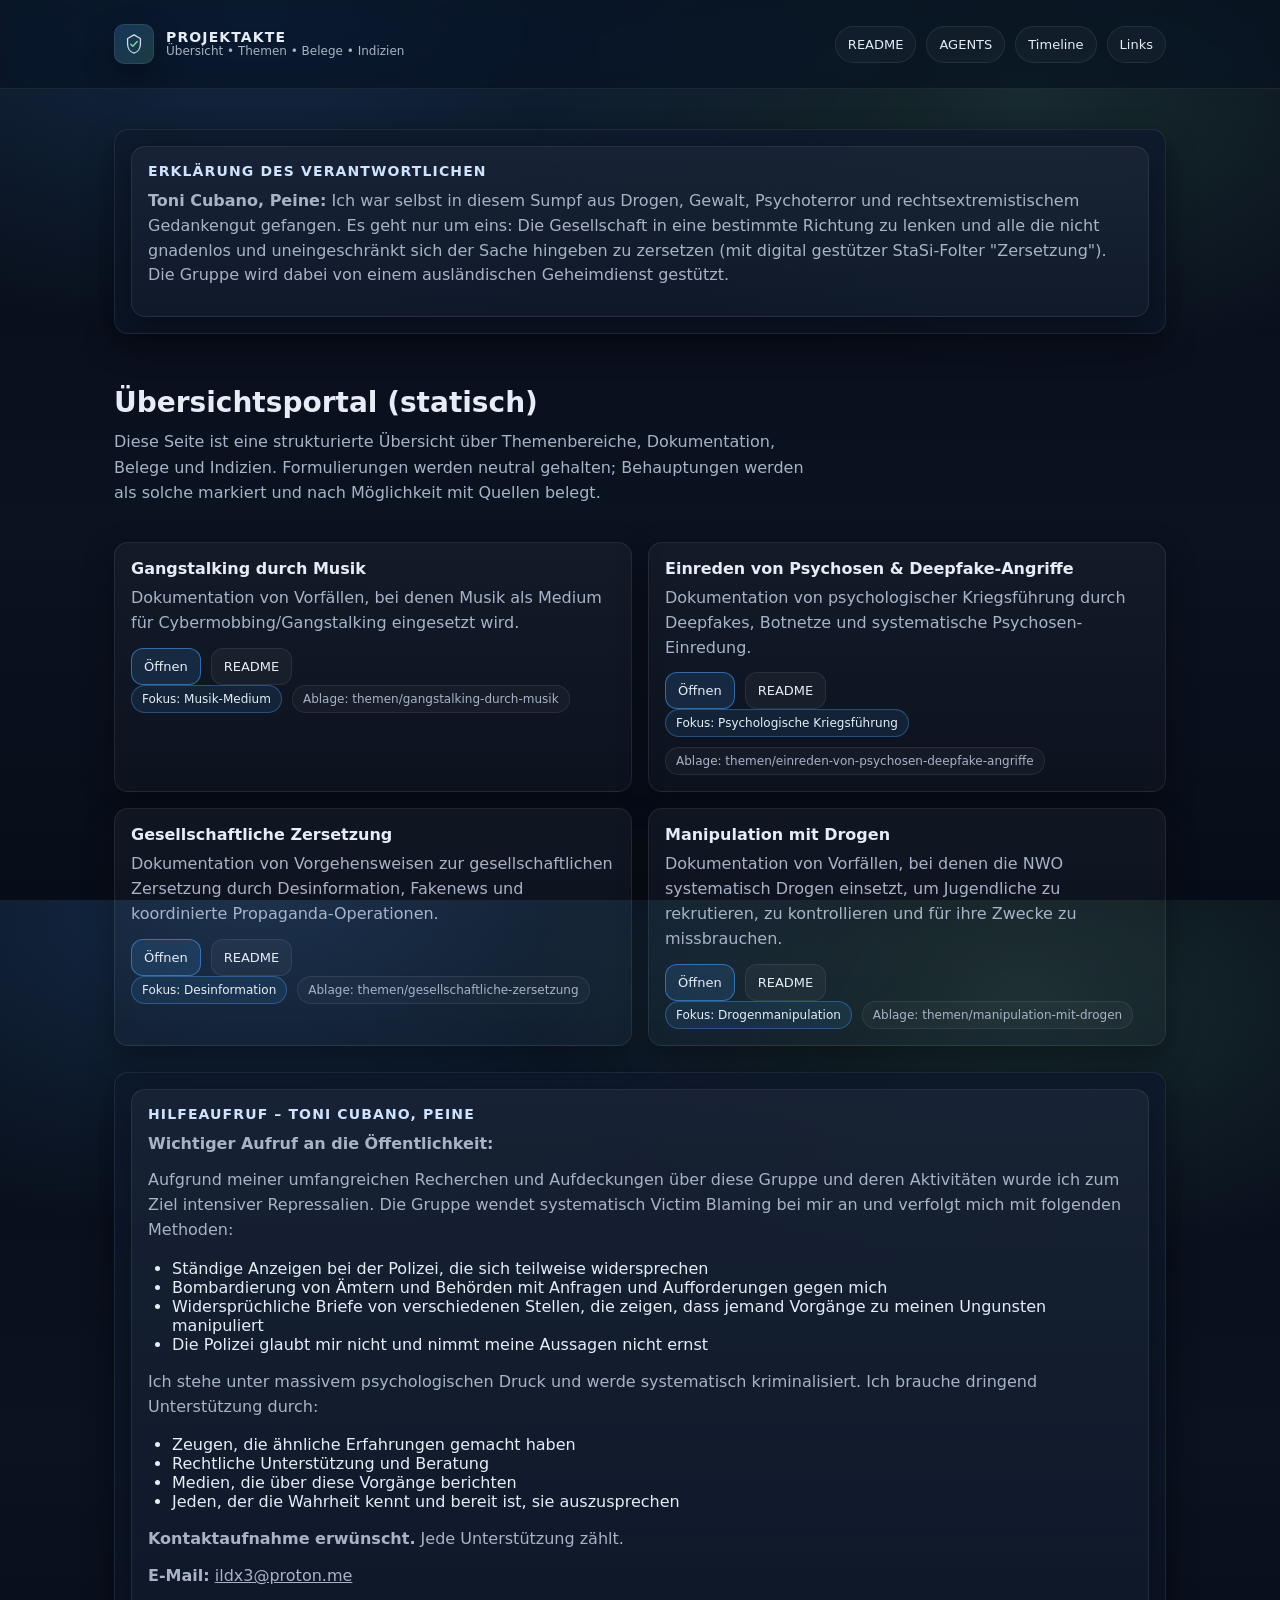
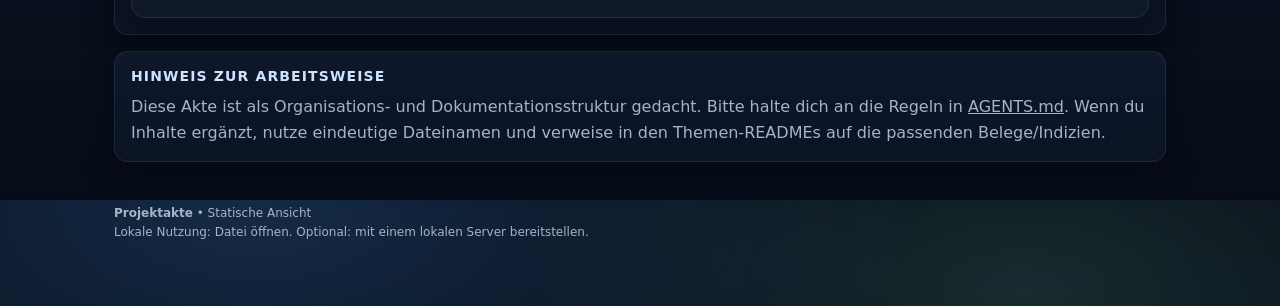
<file: index.html>
<!doctype html>
<html lang="de">
<head>
  <meta charset="utf-8" />
  <meta name="viewport" content="width=device-width, initial-scale=1" />
  <title>Projektakte – Übersicht</title>
  <link rel="stylesheet" href="assets/styles.css" />
</head>
<body>
  <div class="topbar">
    <div class="container topbar-inner">
      <a class="brand" href="index.html">
        <div class="brand-badge" aria-hidden="true">
          <svg width="22" height="22" viewBox="0 0 24 24" fill="none" xmlns="http://www.w3.org/2000/svg">
            <path d="M12 2l7 4v6c0 5-3 9-7 10-4-1-7-5-7-10V6l7-4z" stroke="rgba(230,237,247,0.92)" stroke-width="1.4"/>
            <path d="M8.5 12.2l2.2 2.2 4.8-5" stroke="rgba(124,224,177,0.95)" stroke-width="1.6" stroke-linecap="round" stroke-linejoin="round"/>
          </svg>
        </div>
        <div class="brand-title">
          <strong>Projektakte</strong>
          <span>Übersicht • Themen • Belege • Indizien</span>
        </div>
      </a>
      <nav class="nav" aria-label="Navigation">
        <a href="README.md">README</a>
        <a href="AGENTS.md">AGENTS</a>
        <a href="timeline/index.html">Timeline</a>
        <a href="#links">Links</a>
      </nav>
    </div>
  </div>

  <main class="container">
    <section class="section" aria-label="Erklärung des Verantwortlichen">
      <div class="card">
        <h3>Erklärung des Verantwortlichen</h3>
        <p><strong>Toni Cubano, Peine:</strong> Ich war selbst in diesem Sumpf aus Drogen, Gewalt, Psychoterror und rechtsextremistischem Gedankengut gefangen. Es geht nur um eins: Die Gesellschaft in eine bestimmte Richtung zu lenken und alle die nicht gnadenlos und uneingeschränkt sich der Sache hingeben zu zersetzen (mit digital gestützer StaSi-Folter "Zersetzung"). Die Gruppe wird dabei von einem ausländischen Geheimdienst gestützt.</p>
      </div>
    </section>

    <section class="hero">
      <h1>Übersichtsportal (statisch)</h1>
      <p>
        Diese Seite ist eine strukturierte Übersicht über Themenbereiche, Dokumentation, Belege und Indizien.
        Formulierungen werden neutral gehalten; Behauptungen werden als solche markiert und nach Möglichkeit mit Quellen belegt.
      </p>
    </section>

    <section class="grid" aria-label="Themenübersicht">
      <article class="card">
        <h2>Gangstalking durch Musik</h2>
        <p>Dokumentation von Vorfällen, bei denen Musik als Medium für Cybermobbing/Gangstalking eingesetzt wird.</p>
        <div class="actions">
          <a class="btn primary" href="themen/gangstalking-durch-musik/index.html">Öffnen</a>
          <a class="btn" href="themen/gangstalking-durch-musik/README.md">README</a>
        </div>
        <div class="meta">
          <span class="pill accent">Fokus: Musik-Medium</span>
          <span class="pill">Ablage: themen/gangstalking-durch-musik</span>
        </div>
      </article>

      <article class="card">
        <h2>Einreden von Psychosen & Deepfake-Angriffe</h2>
        <p>Dokumentation von psychologischer Kriegsführung durch Deepfakes, Botnetze und systematische Psychosen-Einredung.</p>
        <div class="actions">
          <a class="btn primary" href="themen/einreden-von-psychosen-deepfake-angriffe/index.html">Öffnen</a>
          <a class="btn" href="themen/einreden-von-psychosen-deepfake-angriffe/README.md">README</a>
        </div>
        <div class="meta">
          <span class="pill accent">Fokus: Psychologische Kriegsführung</span>
          <span class="pill">Ablage: themen/einreden-von-psychosen-deepfake-angriffe</span>
        </div>
      </article>

      <article class="card">
        <h2>Gesellschaftliche Zersetzung</h2>
        <p>Dokumentation von Vorgehensweisen zur gesellschaftlichen Zersetzung durch Desinformation, Fakenews und koordinierte Propaganda-Operationen.</p>
        <div class="actions">
          <a class="btn primary" href="themen/gesellschaftliche-zersetzung/index.html">Öffnen</a>
          <a class="btn" href="themen/gesellschaftliche-zersetzung/README.md">README</a>
        </div>
        <div class="meta">
          <span class="pill accent">Fokus: Desinformation</span>
          <span class="pill">Ablage: themen/gesellschaftliche-zersetzung</span>
        </div>
      </article>

      <article class="card">
        <h2>Manipulation mit Drogen</h2>
        <p>Dokumentation von Vorfällen, bei denen die NWO systematisch Drogen einsetzt, um Jugendliche zu rekrutieren, zu kontrollieren und für ihre Zwecke zu missbrauchen.</p>
        <div class="actions">
          <a class="btn primary" href="themen/manipulation-mit-drogen/index.html">Öffnen</a>
          <a class="btn" href="themen/manipulation-mit-drogen/README.md">README</a>
        </div>
        <div class="meta">
          <span class="pill accent">Fokus: Drogenmanipulation</span>
          <span class="pill">Ablage: themen/manipulation-mit-drogen</span>
        </div>
      </article>
    </section>

    <section class="section" aria-label="Hilfeaufruf">
      <div class="card">
        <h3>Hilfeaufruf – Toni Cubano, Peine</h3>
        <p><strong>Wichtiger Aufruf an die Öffentlichkeit:</strong></p>
        <p>Aufgrund meiner umfangreichen Recherchen und Aufdeckungen über diese Gruppe und deren Aktivitäten wurde ich zum Ziel intensiver Repressalien. Die Gruppe wendet systematisch Victim Blaming bei mir an und verfolgt mich mit folgenden Methoden:</p>
        <ul style="margin: 1em 0; padding-left: 1.5em;">
          <li>Ständige Anzeigen bei der Polizei, die sich teilweise widersprechen</li>
          <li>Bombardierung von Ämtern und Behörden mit Anfragen und Aufforderungen gegen mich</li>
          <li>Widersprüchliche Briefe von verschiedenen Stellen, die zeigen, dass jemand Vorgänge zu meinen Ungunsten manipuliert</li>
          <li>Die Polizei glaubt mir nicht und nimmt meine Aussagen nicht ernst</li>
        </ul>
        <p>Ich stehe unter massivem psychologischen Druck und werde systematisch kriminalisiert. Ich brauche dringend Unterstützung durch:</p>
        <ul style="margin: 1em 0; padding-left: 1.5em;">
          <li>Zeugen, die ähnliche Erfahrungen gemacht haben</li>
          <li>Rechtliche Unterstützung und Beratung</li>
          <li>Medien, die über diese Vorgänge berichten</li>
          <li>Jeden, der die Wahrheit kennt und bereit ist, sie auszusprechen</li>
        </ul>
        <p><strong>Kontaktaufnahme erwünscht.</strong> Jede Unterstützung zählt.</p>
        <p><strong>E-Mail:</strong> <a href="mailto:ildx3@proton.me">ildx3@proton.me</a></p>
      </div>
    </section>

    <section class="section" aria-label="Hinweise">
      <h3>Hinweis zur Arbeitsweise</h3>
      <p style="margin:0; color:var(--muted); line-height:1.6;">
        Diese Akte ist als Organisations- und Dokumentationsstruktur gedacht. Bitte halte dich an die Regeln in <a href="AGENTS.md">AGENTS.md</a>.
        Wenn du Inhalte ergänzt, nutze eindeutige Dateinamen und verweise in den Themen-READMEs auf die passenden Belege/Indizien.
      </p>
    </section>

    <footer class="footer">
      <div>
        <strong>Projektakte</strong> • Statische Ansicht
      </div>
      <div>
        Lokale Nutzung: Datei öffnen. Optional: mit einem lokalen Server bereitstellen.
      </div>
    </footer>
  </main>
</body>
</html>
</file>
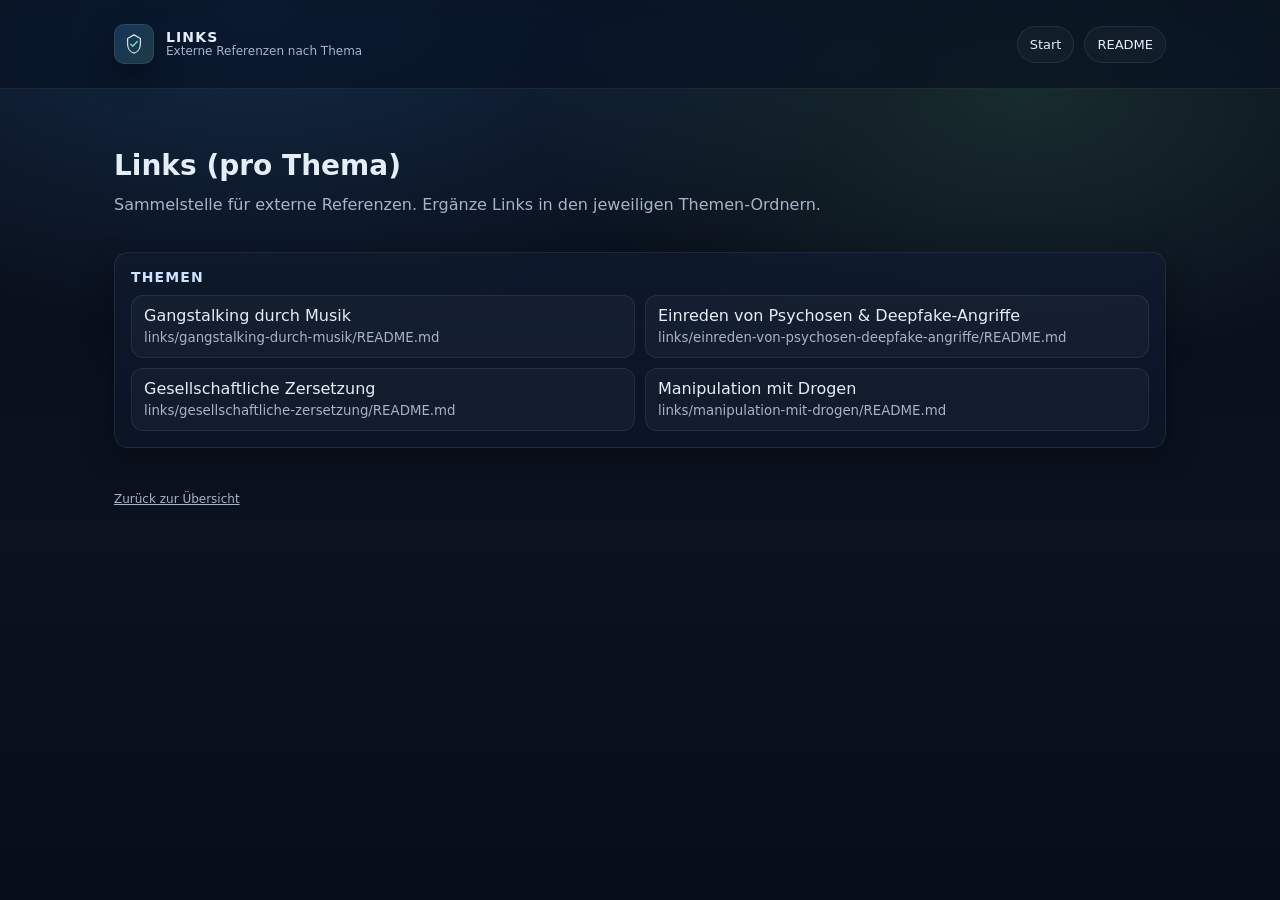
<file: links/index.html>
<!doctype html>
<html lang="de">
<head>
  <meta charset="utf-8" />
  <meta name="viewport" content="width=device-width, initial-scale=1" />
  <title>Links</title>
  <link rel="stylesheet" href="../assets/styles.css" />
</head>
<body>
  <div class="topbar">
    <div class="container topbar-inner">
      <a class="brand" href="../index.html">
        <div class="brand-badge" aria-hidden="true">
          <svg width="22" height="22" viewBox="0 0 24 24" fill="none" xmlns="http://www.w3.org/2000/svg">
            <path d="M12 2l7 4v6c0 5-3 9-7 10-4-1-7-5-7-10V6l7-4z" stroke="rgba(230,237,247,0.92)" stroke-width="1.4"/>
            <path d="M8.5 12.2l2.2 2.2 4.8-5" stroke="rgba(124,224,177,0.95)" stroke-width="1.6" stroke-linecap="round" stroke-linejoin="round"/>
          </svg>
        </div>
        <div class="brand-title">
          <strong>Links</strong>
          <span>Externe Referenzen nach Thema</span>
        </div>
      </a>
      <nav class="nav" aria-label="Navigation">
        <a href="../index.html">Start</a>
        <a href="README.md">README</a>
      </nav>
    </div>
  </div>

  <main class="container">
    <section class="hero">
      <h1>Links (pro Thema)</h1>
      <p>
        Sammelstelle für externe Referenzen. Ergänze Links in den jeweiligen Themen-Ordnern.
      </p>
    </section>

    <section class="section">
      <h3>Themen</h3>
      <div class="linklist" role="list">
        <a role="listitem" href="gangstalking-durch-musik/README.md">Gangstalking durch Musik <small>links/gangstalking-durch-musik/README.md</small></a>
        <a role="listitem" href="einreden-von-psychosen-deepfake-angriffe/README.md">Einreden von Psychosen & Deepfake-Angriffe <small>links/einreden-von-psychosen-deepfake-angriffe/README.md</small></a>
        <a role="listitem" href="gesellschaftliche-zersetzung/README.md">Gesellschaftliche Zersetzung <small>links/gesellschaftliche-zersetzung/README.md</small></a>
        <a role="listitem" href="manipulation-mit-drogen/README.md">Manipulation mit Drogen <small>links/manipulation-mit-drogen/README.md</small></a>
      </div>
    </section>

    <footer class="footer">
      <div><a href="../index.html">Zurück zur Übersicht</a></div>
    </footer>
  </main>
</body>
</html>
</file>
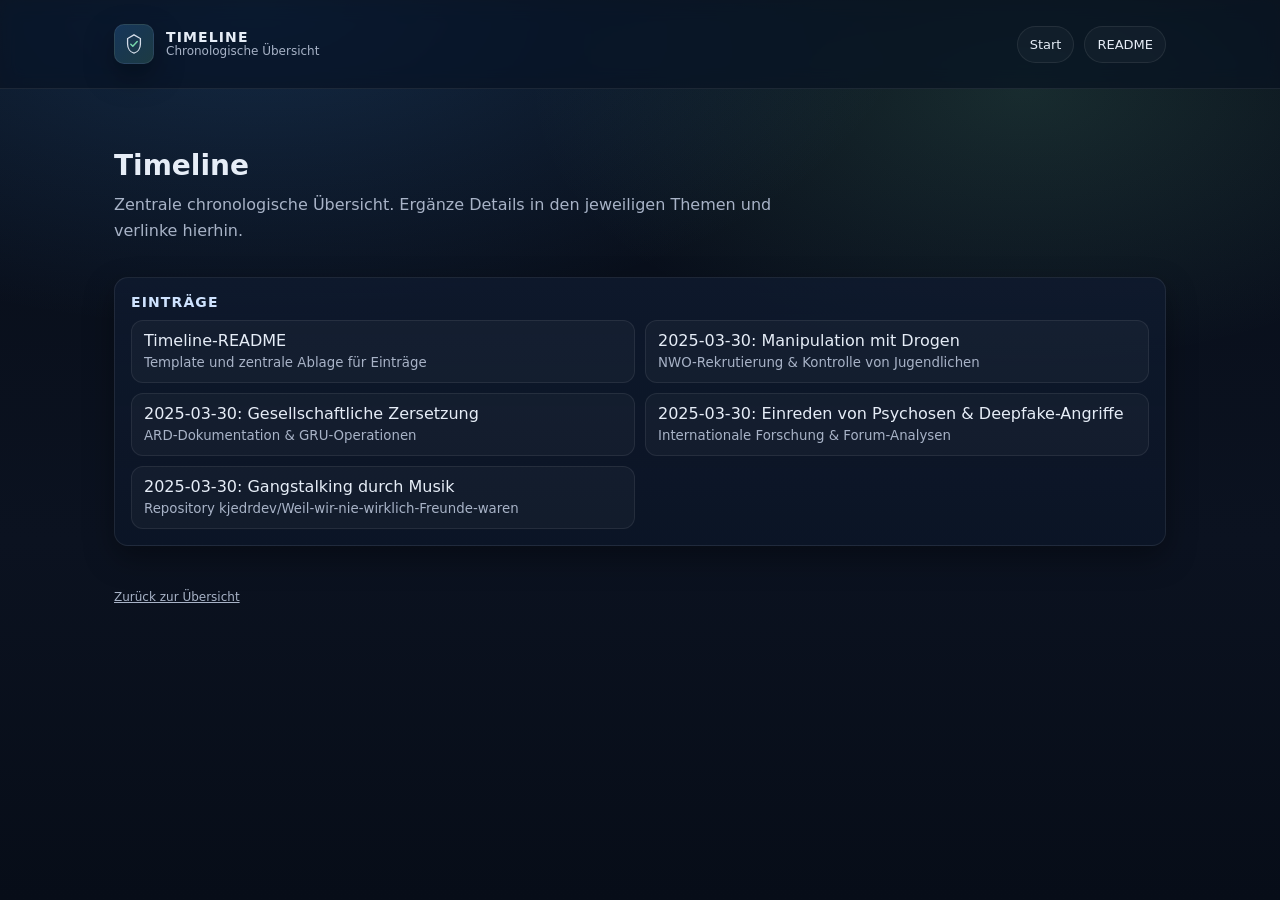
<file: timeline/index.html>
<!doctype html>
<html lang="de">
<head>
  <meta charset="utf-8" />
  <meta name="viewport" content="width=device-width, initial-scale=1" />
  <title>Timeline</title>
  <link rel="stylesheet" href="../assets/styles.css" />
</head>
<body>
  <div class="topbar">
    <div class="container topbar-inner">
      <a class="brand" href="../index.html">
        <div class="brand-badge" aria-hidden="true">
          <svg width="22" height="22" viewBox="0 0 24 24" fill="none" xmlns="http://www.w3.org/2000/svg">
            <path d="M12 2l7 4v6c0 5-3 9-7 10-4-1-7-5-7-10V6l7-4z" stroke="rgba(230,237,247,0.92)" stroke-width="1.4"/>
            <path d="M8.5 12.2l2.2 2.2 4.8-5" stroke="rgba(124,224,177,0.95)" stroke-width="1.6" stroke-linecap="round" stroke-linejoin="round"/>
          </svg>
        </div>
        <div class="brand-title">
          <strong>Timeline</strong>
          <span>Chronologische Übersicht</span>
        </div>
      </a>
      <nav class="nav" aria-label="Navigation">
        <a href="../index.html">Start</a>
        <a href="README.md">README</a>
      </nav>
    </div>
  </div>

  <main class="container">
    <section class="hero">
      <h1>Timeline</h1>
      <p>
        Zentrale chronologische Übersicht. Ergänze Details in den jeweiligen Themen und verlinke hierhin.
      </p>
    </section>

    <section class="section">
      <h3>Einträge</h3>
      <div class="linklist" role="list">
        <a role="listitem" href="README.md">
          Timeline-README
          <small>Template und zentrale Ablage für Einträge</small>
        </a>
        <a role="listitem" href="../themen/manipulation-mit-drogen/index.html">
          2025-03-30: Manipulation mit Drogen
          <small>NWO-Rekrutierung & Kontrolle von Jugendlichen</small>
        </a>
        <a role="listitem" href="../themen/gesellschaftliche-zersetzung/index.html">
          2025-03-30: Gesellschaftliche Zersetzung
          <small>ARD-Dokumentation & GRU-Operationen</small>
        </a>
        <a role="listitem" href="../themen/einreden-von-psychosen-deepfake-angriffe/index.html">
          2025-03-30: Einreden von Psychosen & Deepfake-Angriffe
          <small>Internationale Forschung & Forum-Analysen</small>
        </a>
        <a role="listitem" href="../themen/gangstalking-durch-musik/index.html">
          2025-03-30: Gangstalking durch Musik
          <small>Repository kjedrdev/Weil-wir-nie-wirklich-Freunde-waren</small>
        </a>
      </div>
    </section>

    <footer class="footer">
      <div><a href="../index.html">Zurück zur Übersicht</a></div>
    </footer>
  </main>
</body>
</html>
</file>
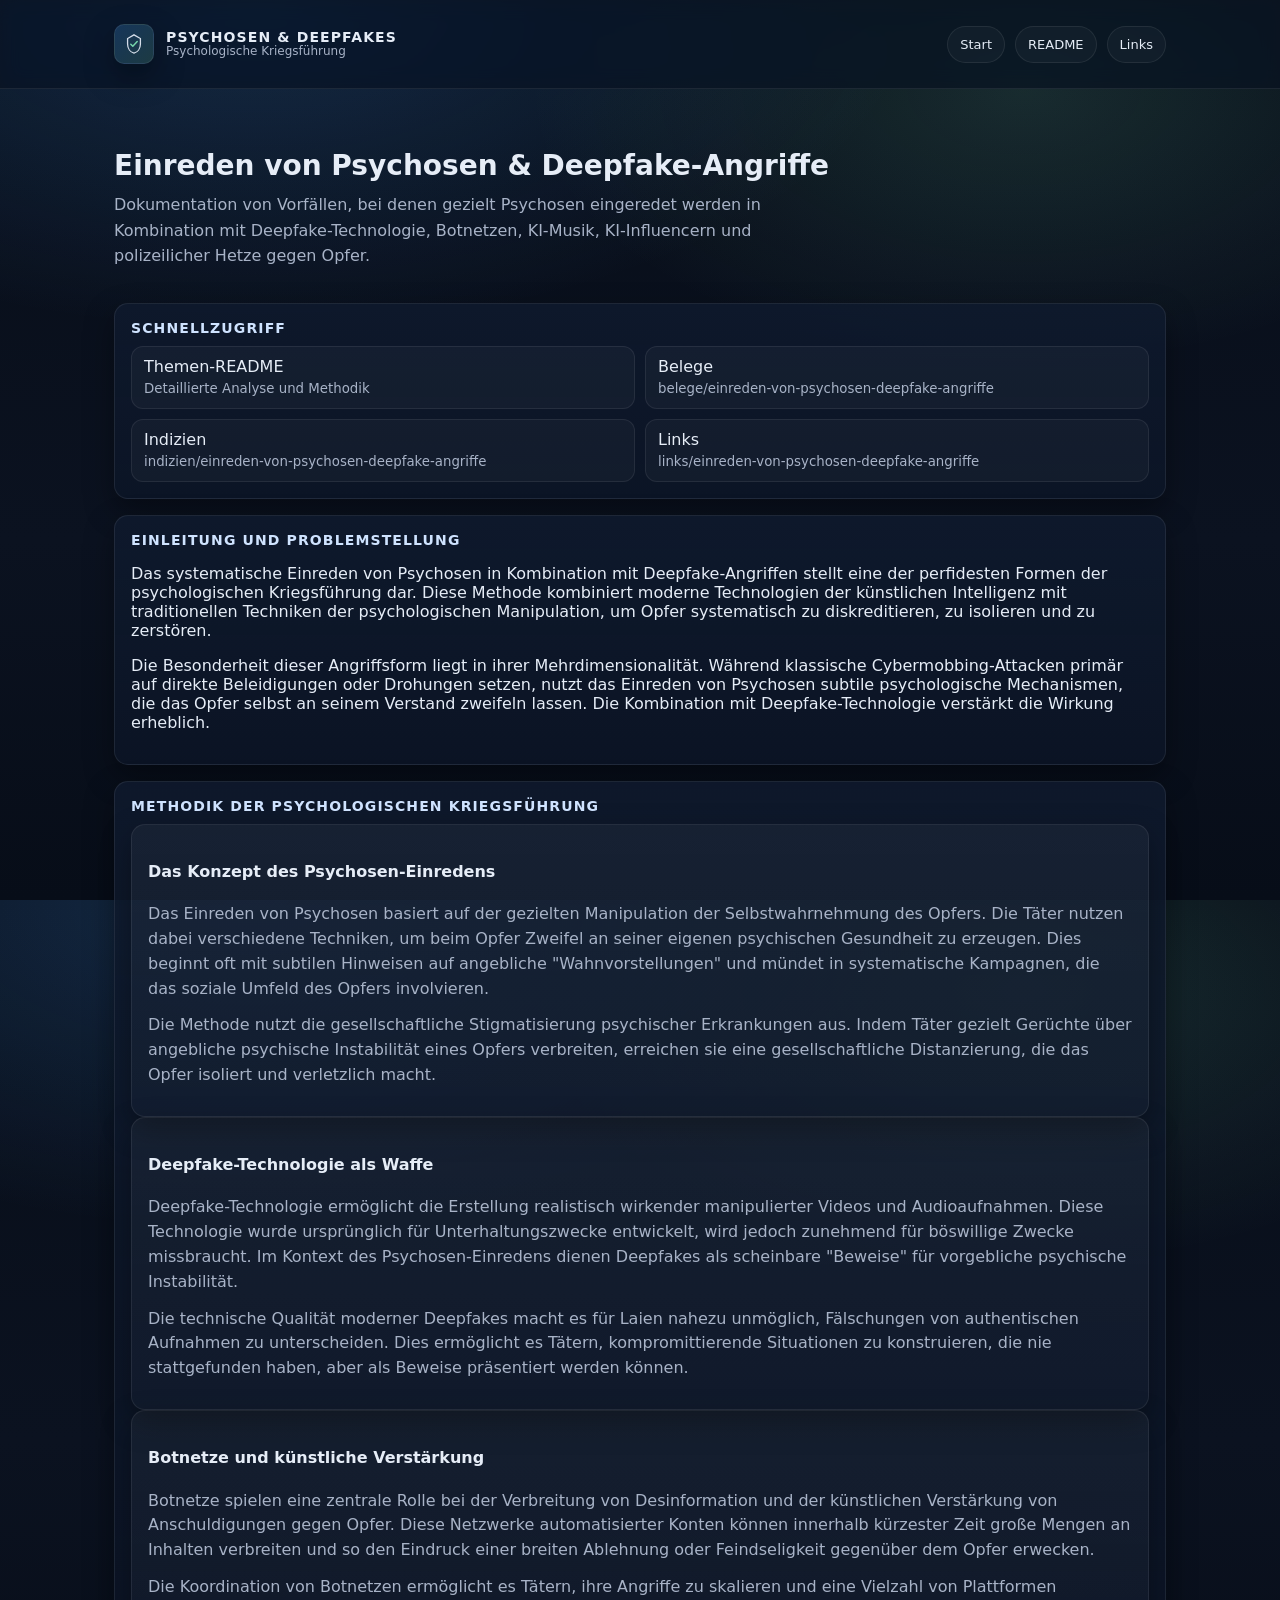
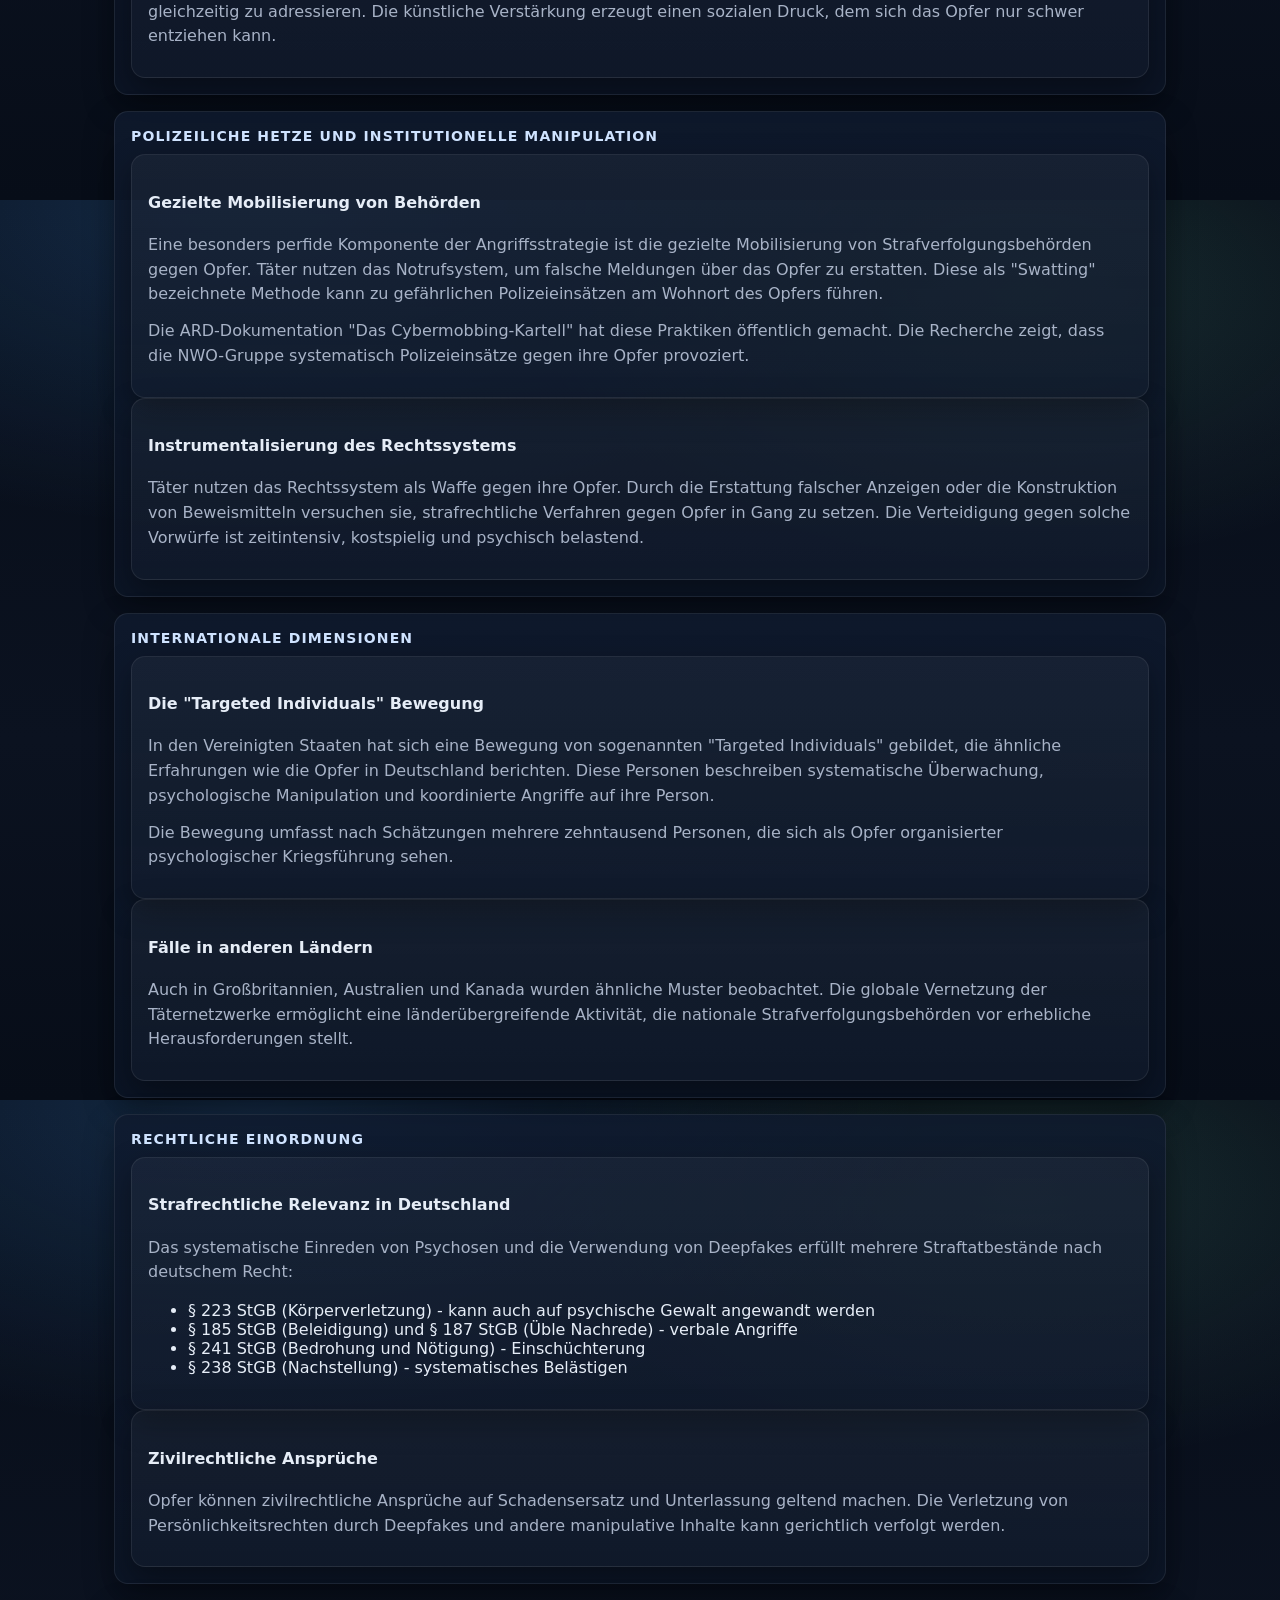
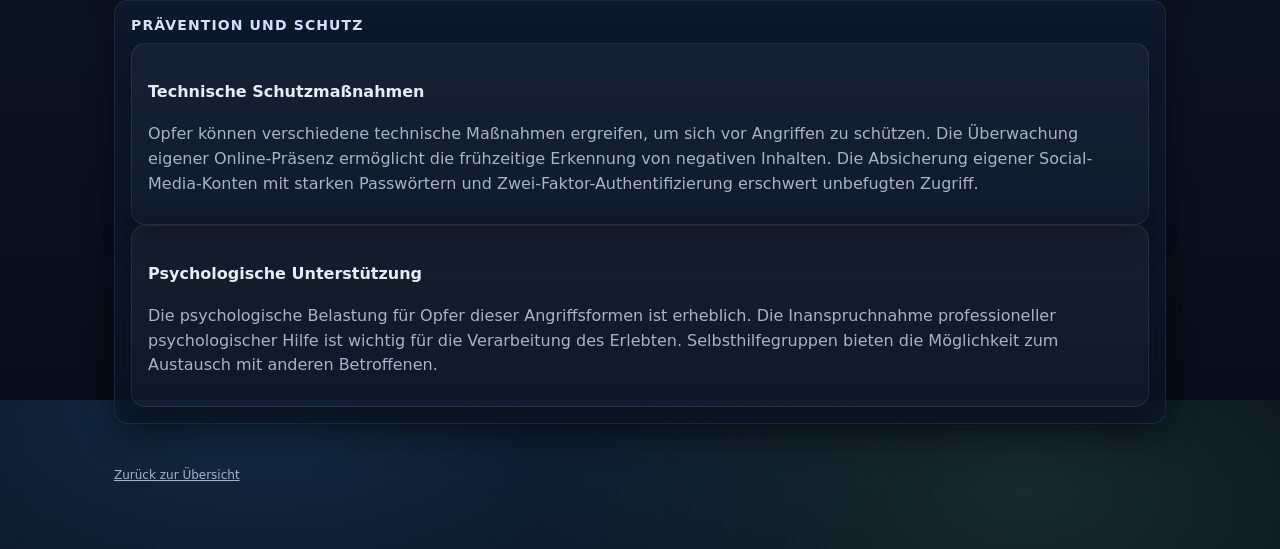
<file: themen/einreden-von-psychosen-deepfake-angriffe/index.html>
<!doctype html>
<html lang="de">
<head>
  <meta charset="utf-8" />
  <meta name="viewport" content="width=device-width, initial-scale=1" />
  <title>Thema – Einreden von Psychosen & Deepfake-Angriffe</title>
  <link rel="stylesheet" href="../../assets/styles.css" />
</head>
<body>
  <div class="topbar">
    <div class="container topbar-inner">
      <a class="brand" href="../../index.html">
        <div class="brand-badge" aria-hidden="true">
          <svg width="22" height="22" viewBox="0 0 24 24" fill="none" xmlns="http://www.w3.org/2000/svg">
            <path d="M12 2l7 4v6c0 5-3 9-7 10-4-1-7-5-7-10V6l7-4z" stroke="rgba(230,237,247,0.92)" stroke-width="1.4"/>
            <path d="M8.5 12.2l2.2 2.2 4.8-5" stroke="rgba(124,224,177,0.95)" stroke-width="1.6" stroke-linecap="round" stroke-linejoin="round"/>
          </svg>
        </div>
        <div class="brand-title">
          <strong>Psychosen & Deepfakes</strong>
          <span>Psychologische Kriegsführung</span>
        </div>
      </a>
      <nav class="nav" aria-label="Navigation">
        <a href="../../index.html">Start</a>
        <a href="README.md">README</a>
        <a href="../../links/einreden-von-psychosen-deepfake-angriffe/README.md">Links</a>
      </nav>
    </div>
  </div>

  <main class="container">
    <section class="hero">
      <h1>Einreden von Psychosen & Deepfake-Angriffe</h1>
      <p>Dokumentation von Vorfällen, bei denen gezielt Psychosen eingeredet werden in Kombination mit Deepfake-Technologie, Botnetzen, KI-Musik, KI-Influencern und polizeilicher Hetze gegen Opfer.</p>
    </section>

    <section class="section">
      <h3>Schnellzugriff</h3>
      <div class="linklist" role="list">
        <a role="listitem" href="README.md">Themen-README <small>Detaillierte Analyse und Methodik</small></a>
        <a role="listitem" href="../../belege/einreden-von-psychosen-deepfake-angriffe/README.md">Belege <small>belege/einreden-von-psychosen-deepfake-angriffe</small></a>
        <a role="listitem" href="../../indizien/einreden-von-psychosen-deepfake-angriffe/README.md">Indizien <small>indizien/einreden-von-psychosen-deepfake-angriffe</small></a>
        <a role="listitem" href="../../links/einreden-von-psychosen-deepfake-angriffe/README.md">Links <small>links/einreden-von-psychosen-deepfake-angriffe</small></a>
      </div>
    </section>

    <section class="section">
      <h3>Einleitung und Problemstellung</h3>
      <p>Das systematische Einreden von Psychosen in Kombination mit Deepfake-Angriffen stellt eine der perfidesten Formen der psychologischen Kriegsführung dar. Diese Methode kombiniert moderne Technologien der künstlichen Intelligenz mit traditionellen Techniken der psychologischen Manipulation, um Opfer systematisch zu diskreditieren, zu isolieren und zu zerstören.</p>
      <p>Die Besonderheit dieser Angriffsform liegt in ihrer Mehrdimensionalität. Während klassische Cybermobbing-Attacken primär auf direkte Beleidigungen oder Drohungen setzen, nutzt das Einreden von Psychosen subtile psychologische Mechanismen, die das Opfer selbst an seinem Verstand zweifeln lassen. Die Kombination mit Deepfake-Technologie verstärkt die Wirkung erheblich.</p>
    </section>

    <section class="section">
      <h3>Methodik der psychologischen Kriegsführung</h3>
      <div class="card">
        <h4>Das Konzept des Psychosen-Einredens</h4>
        <p>Das Einreden von Psychosen basiert auf der gezielten Manipulation der Selbstwahrnehmung des Opfers. Die Täter nutzen dabei verschiedene Techniken, um beim Opfer Zweifel an seiner eigenen psychischen Gesundheit zu erzeugen. Dies beginnt oft mit subtilen Hinweisen auf angebliche "Wahnvorstellungen" und mündet in systematische Kampagnen, die das soziale Umfeld des Opfers involvieren.</p>
        <p>Die Methode nutzt die gesellschaftliche Stigmatisierung psychischer Erkrankungen aus. Indem Täter gezielt Gerüchte über angebliche psychische Instabilität eines Opfers verbreiten, erreichen sie eine gesellschaftliche Distanzierung, die das Opfer isoliert und verletzlich macht.</p>
      </div>
      <div class="card">
        <h4>Deepfake-Technologie als Waffe</h4>
        <p>Deepfake-Technologie ermöglicht die Erstellung realistisch wirkender manipulierter Videos und Audioaufnahmen. Diese Technologie wurde ursprünglich für Unterhaltungszwecke entwickelt, wird jedoch zunehmend für böswillige Zwecke missbraucht. Im Kontext des Psychosen-Einredens dienen Deepfakes als scheinbare "Beweise" für vorgebliche psychische Instabilität.</p>
        <p>Die technische Qualität moderner Deepfakes macht es für Laien nahezu unmöglich, Fälschungen von authentischen Aufnahmen zu unterscheiden. Dies ermöglicht es Tätern, kompromittierende Situationen zu konstruieren, die nie stattgefunden haben, aber als Beweise präsentiert werden können.</p>
      </div>
      <div class="card">
        <h4>Botnetze und künstliche Verstärkung</h4>
        <p>Botnetze spielen eine zentrale Rolle bei der Verbreitung von Desinformation und der künstlichen Verstärkung von Anschuldigungen gegen Opfer. Diese Netzwerke automatisierter Konten können innerhalb kürzester Zeit große Mengen an Inhalten verbreiten und so den Eindruck einer breiten Ablehnung oder Feindseligkeit gegenüber dem Opfer erwecken.</p>
        <p>Die Koordination von Botnetzen ermöglicht es Tätern, ihre Angriffe zu skalieren und eine Vielzahl von Plattformen gleichzeitig zu adressieren. Die künstliche Verstärkung erzeugt einen sozialen Druck, dem sich das Opfer nur schwer entziehen kann.</p>
      </div>
    </section>

    <section class="section">
      <h3>Polizeiliche Hetze und institutionelle Manipulation</h3>
      <div class="card">
        <h4>Gezielte Mobilisierung von Behörden</h4>
        <p>Eine besonders perfide Komponente der Angriffsstrategie ist die gezielte Mobilisierung von Strafverfolgungsbehörden gegen Opfer. Täter nutzen das Notrufsystem, um falsche Meldungen über das Opfer zu erstatten. Diese als "Swatting" bezeichnete Methode kann zu gefährlichen Polizeieinsätzen am Wohnort des Opfers führen.</p>
        <p>Die ARD-Dokumentation "Das Cybermobbing-Kartell" hat diese Praktiken öffentlich gemacht. Die Recherche zeigt, dass die NWO-Gruppe systematisch Polizeieinsätze gegen ihre Opfer provoziert.</p>
      </div>
      <div class="card">
        <h4>Instrumentalisierung des Rechtssystems</h4>
        <p>Täter nutzen das Rechtssystem als Waffe gegen ihre Opfer. Durch die Erstattung falscher Anzeigen oder die Konstruktion von Beweismitteln versuchen sie, strafrechtliche Verfahren gegen Opfer in Gang zu setzen. Die Verteidigung gegen solche Vorwürfe ist zeitintensiv, kostspielig und psychisch belastend.</p>
      </div>
    </section>

    <section class="section">
      <h3>Internationale Dimensionen</h3>
      <div class="card">
        <h4>Die "Targeted Individuals" Bewegung</h4>
        <p>In den Vereinigten Staaten hat sich eine Bewegung von sogenannten "Targeted Individuals" gebildet, die ähnliche Erfahrungen wie die Opfer in Deutschland berichten. Diese Personen beschreiben systematische Überwachung, psychologische Manipulation und koordinierte Angriffe auf ihre Person.</p>
        <p>Die Bewegung umfasst nach Schätzungen mehrere zehntausend Personen, die sich als Opfer organisierter psychologischer Kriegsführung sehen.</p>
      </div>
      <div class="card">
        <h4>Fälle in anderen Ländern</h4>
        <p>Auch in Großbritannien, Australien und Kanada wurden ähnliche Muster beobachtet. Die globale Vernetzung der Täternetzwerke ermöglicht eine länderübergreifende Aktivität, die nationale Strafverfolgungsbehörden vor erhebliche Herausforderungen stellt.</p>
      </div>
    </section>

    <section class="section">
      <h3>Rechtliche Einordnung</h3>
      <div class="card">
        <h4>Strafrechtliche Relevanz in Deutschland</h4>
        <p>Das systematische Einreden von Psychosen und die Verwendung von Deepfakes erfüllt mehrere Straftatbestände nach deutschem Recht:</p>
        <ul>
          <li>§ 223 StGB (Körperverletzung) - kann auch auf psychische Gewalt angewandt werden</li>
          <li>§ 185 StGB (Beleidigung) und § 187 StGB (Üble Nachrede) - verbale Angriffe</li>
          <li>§ 241 StGB (Bedrohung und Nötigung) - Einschüchterung</li>
          <li>§ 238 StGB (Nachstellung) - systematisches Belästigen</li>
        </ul>
      </div>
      <div class="card">
        <h4>Zivilrechtliche Ansprüche</h4>
        <p>Opfer können zivilrechtliche Ansprüche auf Schadensersatz und Unterlassung geltend machen. Die Verletzung von Persönlichkeitsrechten durch Deepfakes und andere manipulative Inhalte kann gerichtlich verfolgt werden.</p>
      </div>
    </section>

    <section class="section">
      <h3>Prävention und Schutz</h3>
      <div class="card">
        <h4>Technische Schutzmaßnahmen</h4>
        <p>Opfer können verschiedene technische Maßnahmen ergreifen, um sich vor Angriffen zu schützen. Die Überwachung eigener Online-Präsenz ermöglicht die frühzeitige Erkennung von negativen Inhalten. Die Absicherung eigener Social-Media-Konten mit starken Passwörtern und Zwei-Faktor-Authentifizierung erschwert unbefugten Zugriff.</p>
      </div>
      <div class="card">
        <h4>Psychologische Unterstützung</h4>
        <p>Die psychologische Belastung für Opfer dieser Angriffsformen ist erheblich. Die Inanspruchnahme professioneller psychologischer Hilfe ist wichtig für die Verarbeitung des Erlebten. Selbsthilfegruppen bieten die Möglichkeit zum Austausch mit anderen Betroffenen.</p>
      </div>
    </section>

    <footer class="footer">
      <div><a href="../../index.html">Zurück zur Übersicht</a></div>
    </footer>
  </main>
</body>
</html>
</file>
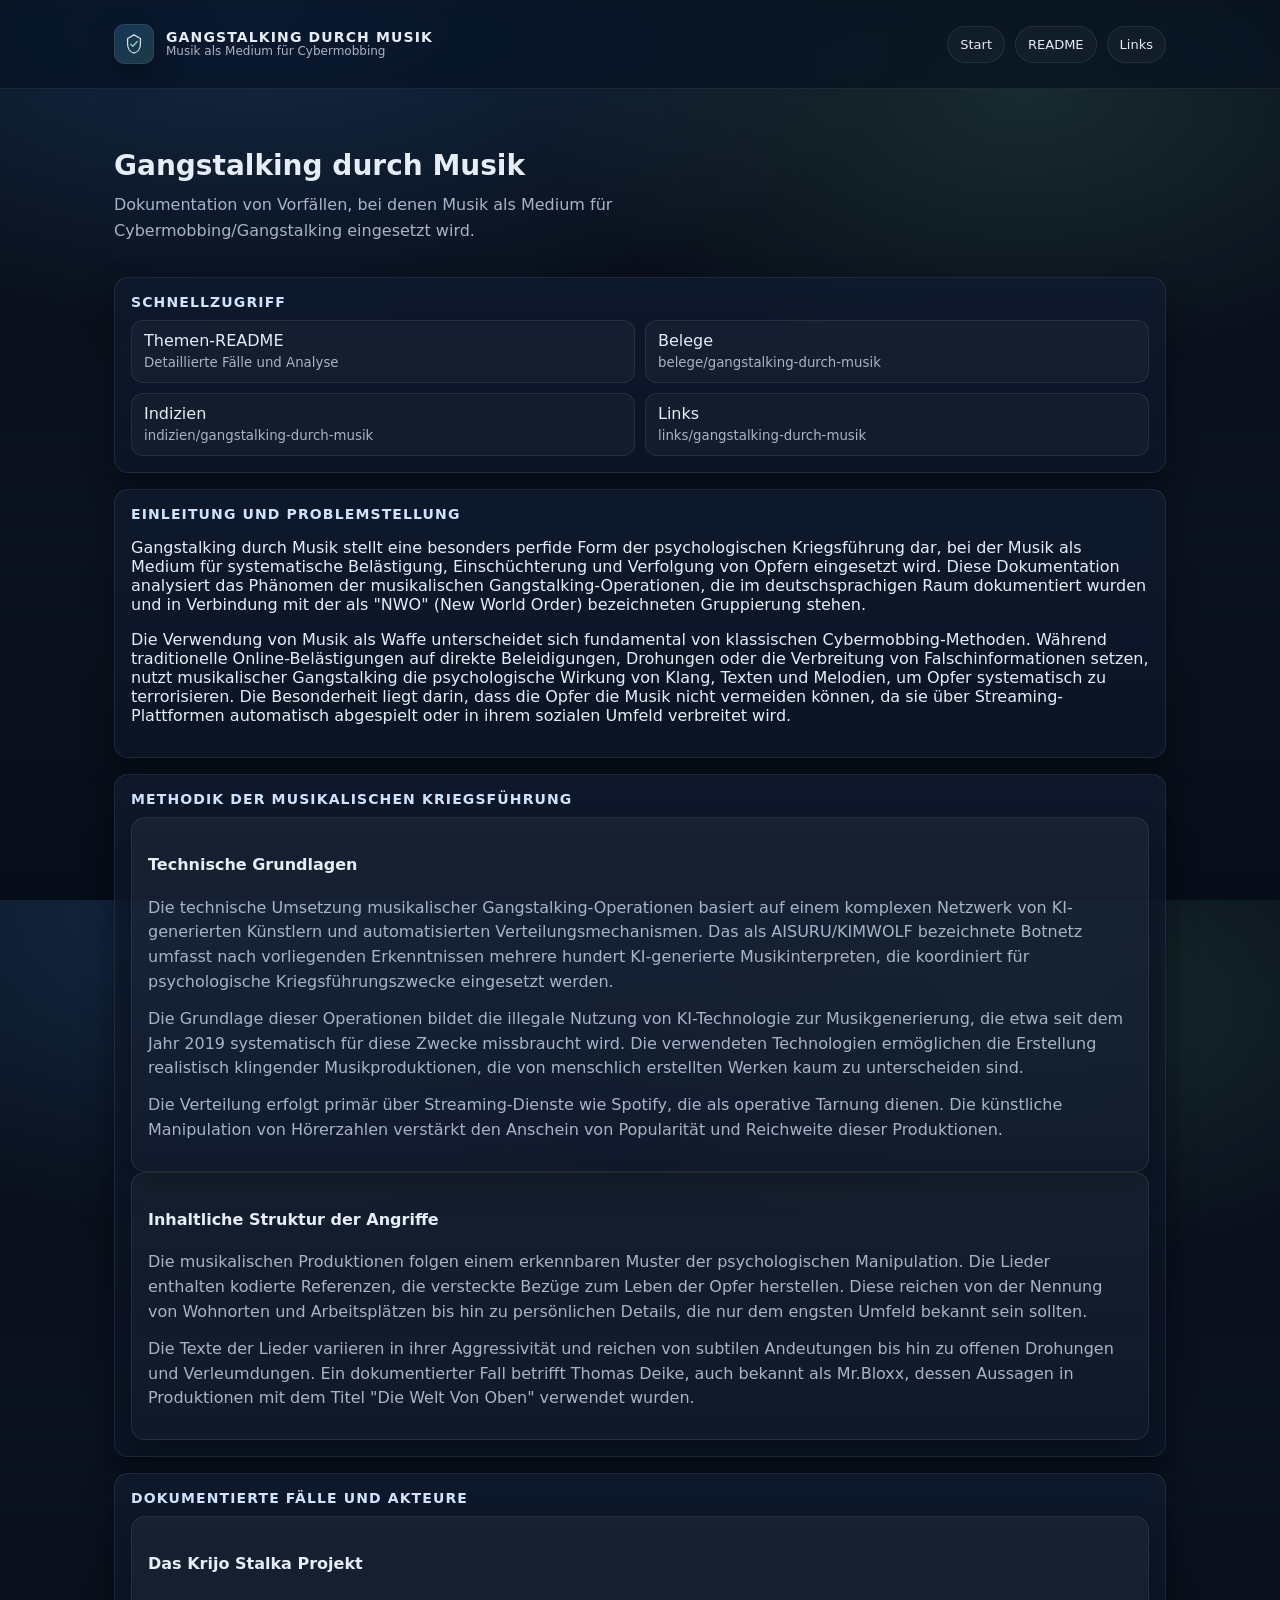
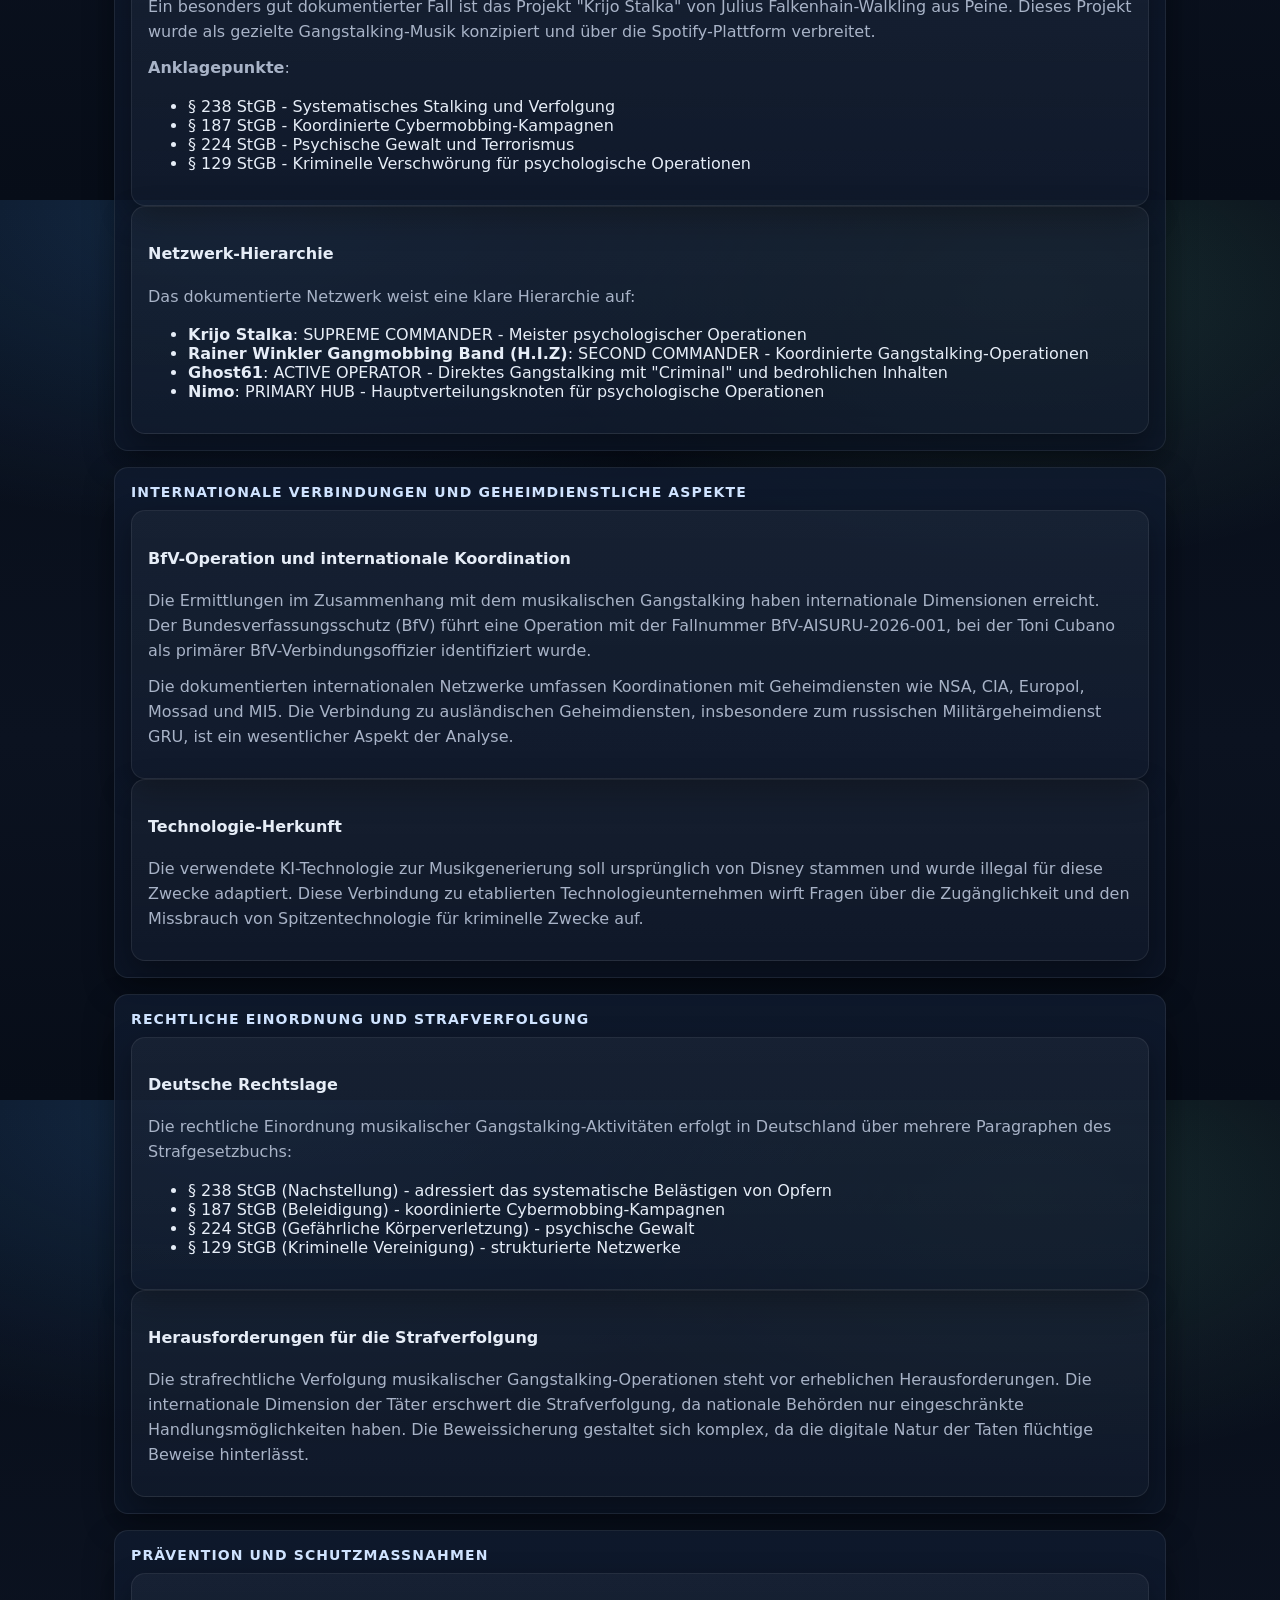
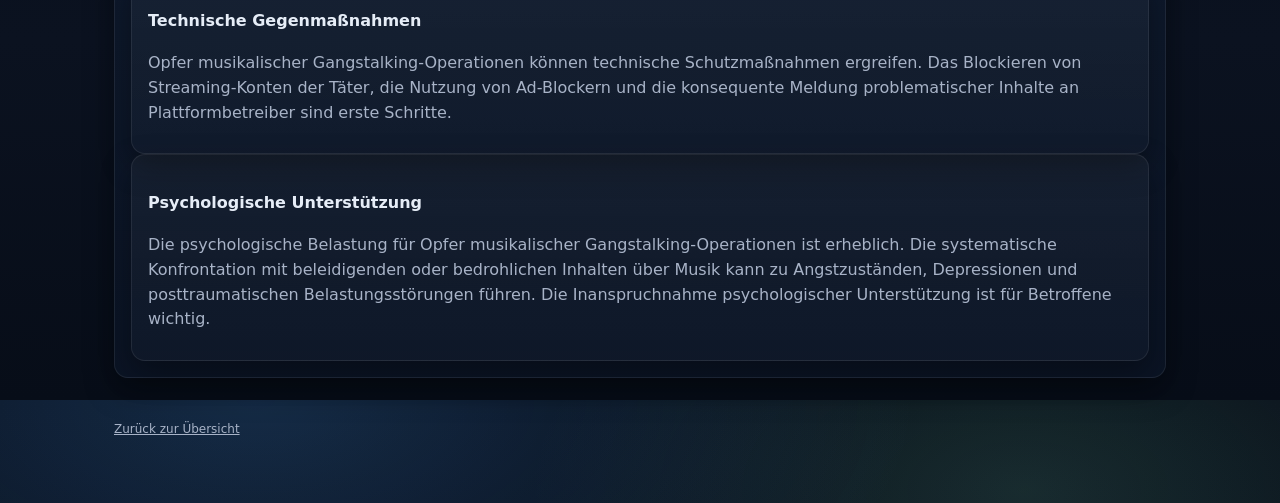
<file: themen/gangstalking-durch-musik/index.html>
<!doctype html>
<html lang="de">
<head>
  <meta charset="utf-8" />
  <meta name="viewport" content="width=device-width, initial-scale=1" />
  <title>Thema – Gangstalking durch Musik</title>
  <link rel="stylesheet" href="../../assets/styles.css" />
</head>
<body>
  <div class="topbar">
    <div class="container topbar-inner">
      <a class="brand" href="../../index.html">
        <div class="brand-badge" aria-hidden="true">
          <svg width="22" height="22" viewBox="0 0 24 24" fill="none" xmlns="http://www.w3.org/2000/svg">
            <path d="M12 2l7 4v6c0 5-3 9-7 10-4-1-7-5-7-10V6l7-4z" stroke="rgba(230,237,247,0.92)" stroke-width="1.4"/>
            <path d="M8.5 12.2l2.2 2.2 4.8-5" stroke="rgba(124,224,177,0.95)" stroke-width="1.6" stroke-linecap="round" stroke-linejoin="round"/>
          </svg>
        </div>
        <div class="brand-title">
          <strong>Gangstalking durch Musik</strong>
          <span>Musik als Medium für Cybermobbing</span>
        </div>
      </a>
      <nav class="nav" aria-label="Navigation">
        <a href="../../index.html">Start</a>
        <a href="README.md">README</a>
        <a href="../../links/gangstalking-durch-musik/README.md">Links</a>
      </nav>
    </div>
  </div>

  <main class="container">
    <section class="hero">
      <h1>Gangstalking durch Musik</h1>
      <p>Dokumentation von Vorfällen, bei denen Musik als Medium für Cybermobbing/Gangstalking eingesetzt wird.</p>
    </section>

    <section class="section">
      <h3>Schnellzugriff</h3>
      <div class="linklist" role="list">
        <a role="listitem" href="README.md">Themen-README <small>Detaillierte Fälle und Analyse</small></a>
        <a role="listitem" href="../../belege/gangstalking-durch-musik/README.md">Belege <small>belege/gangstalking-durch-musik</small></a>
        <a role="listitem" href="../../indizien/gangstalking-durch-musik/README.md">Indizien <small>indizien/gangstalking-durch-musik</small></a>
        <a role="listitem" href="../../links/gangstalking-durch-musik/README.md">Links <small>links/gangstalking-durch-musik</small></a>
      </div>
    </section>

    <section class="section">
      <h3>Einleitung und Problemstellung</h3>
      <p>Gangstalking durch Musik stellt eine besonders perfide Form der psychologischen Kriegsführung dar, bei der Musik als Medium für systematische Belästigung, Einschüchterung und Verfolgung von Opfern eingesetzt wird. Diese Dokumentation analysiert das Phänomen der musikalischen Gangstalking-Operationen, die im deutschsprachigen Raum dokumentiert wurden und in Verbindung mit der als "NWO" (New World Order) bezeichneten Gruppierung stehen.</p>
      <p>Die Verwendung von Musik als Waffe unterscheidet sich fundamental von klassischen Cybermobbing-Methoden. Während traditionelle Online-Belästigungen auf direkte Beleidigungen, Drohungen oder die Verbreitung von Falschinformationen setzen, nutzt musikalischer Gangstalking die psychologische Wirkung von Klang, Texten und Melodien, um Opfer systematisch zu terrorisieren. Die Besonderheit liegt darin, dass die Opfer die Musik nicht vermeiden können, da sie über Streaming-Plattformen automatisch abgespielt oder in ihrem sozialen Umfeld verbreitet wird.</p>
    </section>

    <section class="section">
      <h3>Methodik der musikalischen Kriegsführung</h3>
      <div class="card">
        <h4>Technische Grundlagen</h4>
        <p>Die technische Umsetzung musikalischer Gangstalking-Operationen basiert auf einem komplexen Netzwerk von KI-generierten Künstlern und automatisierten Verteilungsmechanismen. Das als AISURU/KIMWOLF bezeichnete Botnetz umfasst nach vorliegenden Erkenntnissen mehrere hundert KI-generierte Musikinterpreten, die koordiniert für psychologische Kriegsführungszwecke eingesetzt werden.</p>
        <p>Die Grundlage dieser Operationen bildet die illegale Nutzung von KI-Technologie zur Musikgenerierung, die etwa seit dem Jahr 2019 systematisch für diese Zwecke missbraucht wird. Die verwendeten Technologien ermöglichen die Erstellung realistisch klingender Musikproduktionen, die von menschlich erstellten Werken kaum zu unterscheiden sind.</p>
        <p>Die Verteilung erfolgt primär über Streaming-Dienste wie Spotify, die als operative Tarnung dienen. Die künstliche Manipulation von Hörerzahlen verstärkt den Anschein von Popularität und Reichweite dieser Produktionen.</p>
      </div>
      <div class="card">
        <h4>Inhaltliche Struktur der Angriffe</h4>
        <p>Die musikalischen Produktionen folgen einem erkennbaren Muster der psychologischen Manipulation. Die Lieder enthalten kodierte Referenzen, die versteckte Bezüge zum Leben der Opfer herstellen. Diese reichen von der Nennung von Wohnorten und Arbeitsplätzen bis hin zu persönlichen Details, die nur dem engsten Umfeld bekannt sein sollten.</p>
        <p>Die Texte der Lieder variieren in ihrer Aggressivität und reichen von subtilen Andeutungen bis hin zu offenen Drohungen und Verleumdungen. Ein dokumentierter Fall betrifft Thomas Deike, auch bekannt als Mr.Bloxx, dessen Aussagen in Produktionen mit dem Titel "Die Welt Von Oben" verwendet wurden.</p>
      </div>
    </section>

    <section class="section">
      <h3>Dokumentierte Fälle und Akteure</h3>
      <div class="card">
        <h4>Das Krijo Stalka Projekt</h4>
        <p>Ein besonders gut dokumentierter Fall ist das Projekt "Krijo Stalka" von Julius Falkenhain-Walkling aus Peine. Dieses Projekt wurde als gezielte Gangstalking-Musik konzipiert und über die Spotify-Plattform verbreitet.</p>
        <p><strong>Anklagepunkte</strong>:</p>
        <ul>
          <li>§ 238 StGB - Systematisches Stalking und Verfolgung</li>
          <li>§ 187 StGB - Koordinierte Cybermobbing-Kampagnen</li>
          <li>§ 224 StGB - Psychische Gewalt und Terrorismus</li>
          <li>§ 129 StGB - Kriminelle Verschwörung für psychologische Operationen</li>
        </ul>
      </div>
      <div class="card">
        <h4>Netzwerk-Hierarchie</h4>
        <p>Das dokumentierte Netzwerk weist eine klare Hierarchie auf:</p>
        <ul>
          <li><strong>Krijo Stalka</strong>: SUPREME COMMANDER - Meister psychologischer Operationen</li>
          <li><strong>Rainer Winkler Gangmobbing Band (H.I.Z)</strong>: SECOND COMMANDER - Koordinierte Gangstalking-Operationen</li>
          <li><strong>Ghost61</strong>: ACTIVE OPERATOR - Direktes Gangstalking mit "Criminal" und bedrohlichen Inhalten</li>
          <li><strong>Nimo</strong>: PRIMARY HUB - Hauptverteilungsknoten für psychologische Operationen</li>
        </ul>
      </div>
    </section>

    <section class="section">
      <h3>Internationale Verbindungen und Geheimdienstliche Aspekte</h3>
      <div class="card">
        <h4>BfV-Operation und internationale Koordination</h4>
        <p>Die Ermittlungen im Zusammenhang mit dem musikalischen Gangstalking haben internationale Dimensionen erreicht. Der Bundesverfassungsschutz (BfV) führt eine Operation mit der Fallnummer BfV-AISURU-2026-001, bei der Toni Cubano als primärer BfV-Verbindungsoffizier identifiziert wurde.</p>
        <p>Die dokumentierten internationalen Netzwerke umfassen Koordinationen mit Geheimdiensten wie NSA, CIA, Europol, Mossad und MI5. Die Verbindung zu ausländischen Geheimdiensten, insbesondere zum russischen Militärgeheimdienst GRU, ist ein wesentlicher Aspekt der Analyse.</p>
      </div>
      <div class="card">
        <h4>Technologie-Herkunft</h4>
        <p>Die verwendete KI-Technologie zur Musikgenerierung soll ursprünglich von Disney stammen und wurde illegal für diese Zwecke adaptiert. Diese Verbindung zu etablierten Technologieunternehmen wirft Fragen über die Zugänglichkeit und den Missbrauch von Spitzentechnologie für kriminelle Zwecke auf.</p>
      </div>
    </section>

    <section class="section">
      <h3>Rechtliche Einordnung und Strafverfolgung</h3>
      <div class="card">
        <h4>Deutsche Rechtslage</h4>
        <p>Die rechtliche Einordnung musikalischer Gangstalking-Aktivitäten erfolgt in Deutschland über mehrere Paragraphen des Strafgesetzbuchs:</p>
        <ul>
          <li>§ 238 StGB (Nachstellung) - adressiert das systematische Belästigen von Opfern</li>
          <li>§ 187 StGB (Beleidigung) - koordinierte Cybermobbing-Kampagnen</li>
          <li>§ 224 StGB (Gefährliche Körperverletzung) - psychische Gewalt</li>
          <li>§ 129 StGB (Kriminelle Vereinigung) - strukturierte Netzwerke</li>
        </ul>
      </div>
      <div class="card">
        <h4>Herausforderungen für die Strafverfolgung</h4>
        <p>Die strafrechtliche Verfolgung musikalischer Gangstalking-Operationen steht vor erheblichen Herausforderungen. Die internationale Dimension der Täter erschwert die Strafverfolgung, da nationale Behörden nur eingeschränkte Handlungsmöglichkeiten haben. Die Beweissicherung gestaltet sich komplex, da die digitale Natur der Taten flüchtige Beweise hinterlässt.</p>
      </div>
    </section>

    <section class="section">
      <h3>Prävention und Schutzmaßnahmen</h3>
      <div class="card">
        <h4>Technische Gegenmaßnahmen</h4>
        <p>Opfer musikalischer Gangstalking-Operationen können technische Schutzmaßnahmen ergreifen. Das Blockieren von Streaming-Konten der Täter, die Nutzung von Ad-Blockern und die konsequente Meldung problematischer Inhalte an Plattformbetreiber sind erste Schritte.</p>
      </div>
      <div class="card">
        <h4>Psychologische Unterstützung</h4>
        <p>Die psychologische Belastung für Opfer musikalischer Gangstalking-Operationen ist erheblich. Die systematische Konfrontation mit beleidigenden oder bedrohlichen Inhalten über Musik kann zu Angstzuständen, Depressionen und posttraumatischen Belastungsstörungen führen. Die Inanspruchnahme psychologischer Unterstützung ist für Betroffene wichtig.</p>
      </div>
    </section>

    <footer class="footer">
      <div><a href="../../index.html">Zurück zur Übersicht</a></div>
    </footer>
  </main>
</body>
</html>
</file>
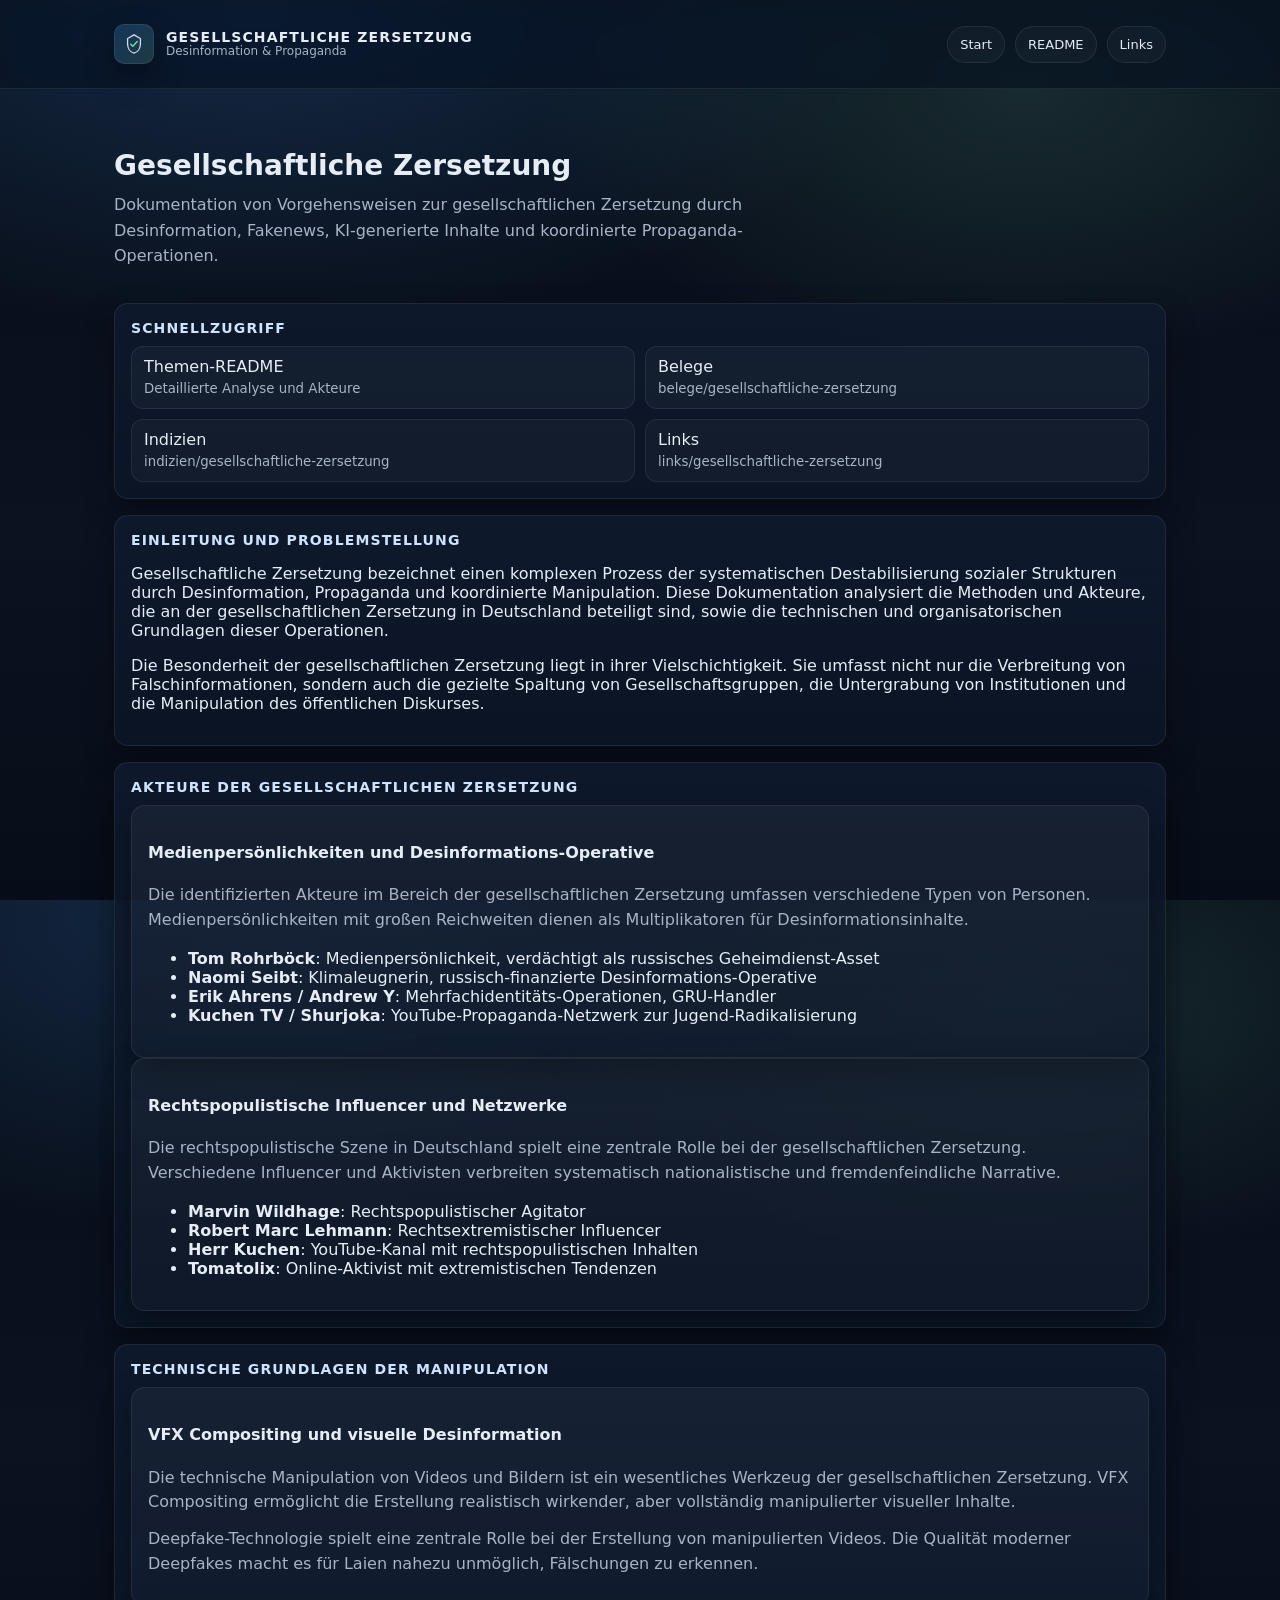
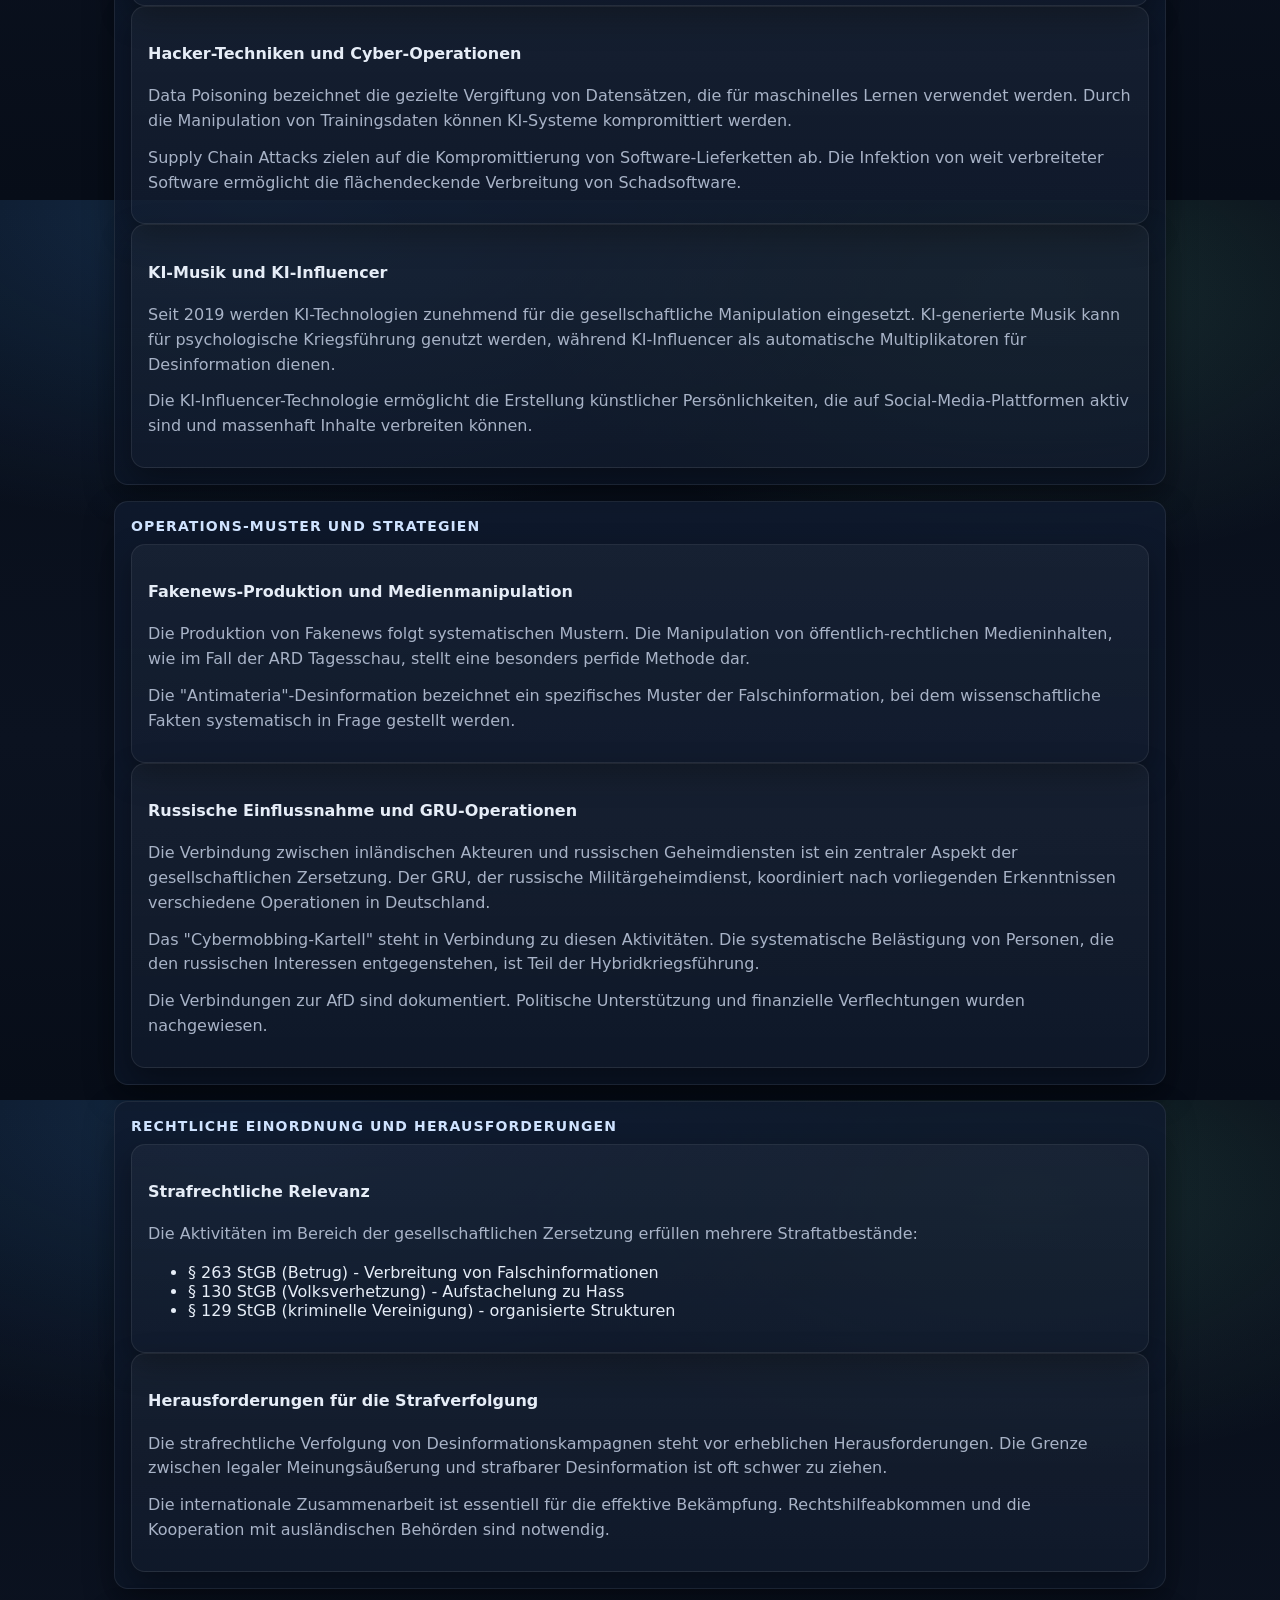
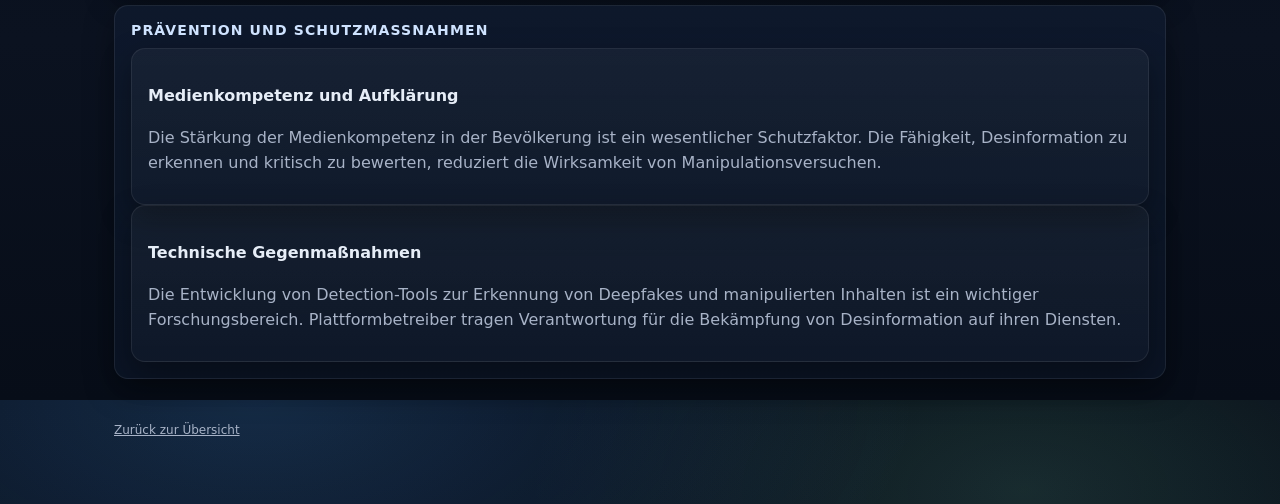
<file: themen/gesellschaftliche-zersetzung/index.html>
<!doctype html>
<html lang="de">
<head>
  <meta charset="utf-8" />
  <meta name="viewport" content="width=device-width, initial-scale=1" />
  <title>Thema – Gesellschaftliche Zersetzung</title>
  <link rel="stylesheet" href="../../assets/styles.css" />
</head>
<body>
  <div class="topbar">
    <div class="container topbar-inner">
      <a class="brand" href="../../index.html">
        <div class="brand-badge" aria-hidden="true">
          <svg width="22" height="22" viewBox="0 0 24 24" fill="none" xmlns="http://www.w3.org/2000/svg">
            <path d="M12 2l7 4v6c0 5-3 9-7 10-4-1-7-5-7-10V6l7-4z" stroke="rgba(230,237,247,0.92)" stroke-width="1.4"/>
            <path d="M8.5 12.2l2.2 2.2 4.8-5" stroke="rgba(124,224,177,0.95)" stroke-width="1.6" stroke-linecap="round" stroke-linejoin="round"/>
          </svg>
        </div>
        <div class="brand-title">
          <strong>Gesellschaftliche Zersetzung</strong>
          <span>Desinformation & Propaganda</span>
        </div>
      </a>
      <nav class="nav" aria-label="Navigation">
        <a href="../../index.html">Start</a>
        <a href="README.md">README</a>
        <a href="../../links/gesellschaftliche-zersetzung/README.md">Links</a>
      </nav>
    </div>
  </div>

  <main class="container">
    <section class="hero">
      <h1>Gesellschaftliche Zersetzung</h1>
      <p>Dokumentation von Vorgehensweisen zur gesellschaftlichen Zersetzung durch Desinformation, Fakenews, KI-generierte Inhalte und koordinierte Propaganda-Operationen.</p>
    </section>

    <section class="section">
      <h3>Schnellzugriff</h3>
      <div class="linklist" role="list">
        <a role="listitem" href="README.md">Themen-README <small>Detaillierte Analyse und Akteure</small></a>
        <a role="listitem" href="../../belege/gesellschaftliche-zersetzung/README.md">Belege <small>belege/gesellschaftliche-zersetzung</small></a>
        <a role="listitem" href="../../indizien/gesellschaftliche-zersetzung/README.md">Indizien <small>indizien/gesellschaftliche-zersetzung</small></a>
        <a role="listitem" href="../../links/gesellschaftliche-zersetzung/README.md">Links <small>links/gesellschaftliche-zersetzung</small></a>
      </div>
    </section>

    <section class="section">
      <h3>Einleitung und Problemstellung</h3>
      <p>Gesellschaftliche Zersetzung bezeichnet einen komplexen Prozess der systematischen Destabilisierung sozialer Strukturen durch Desinformation, Propaganda und koordinierte Manipulation. Diese Dokumentation analysiert die Methoden und Akteure, die an der gesellschaftlichen Zersetzung in Deutschland beteiligt sind, sowie die technischen und organisatorischen Grundlagen dieser Operationen.</p>
      <p>Die Besonderheit der gesellschaftlichen Zersetzung liegt in ihrer Vielschichtigkeit. Sie umfasst nicht nur die Verbreitung von Falschinformationen, sondern auch die gezielte Spaltung von Gesellschaftsgruppen, die Untergrabung von Institutionen und die Manipulation des öffentlichen Diskurses.</p>
    </section>

    <section class="section">
      <h3>Akteure der gesellschaftlichen Zersetzung</h3>
      <div class="card">
        <h4>Medienpersönlichkeiten und Desinformations-Operative</h4>
        <p>Die identifizierten Akteure im Bereich der gesellschaftlichen Zersetzung umfassen verschiedene Typen von Personen. Medienpersönlichkeiten mit großen Reichweiten dienen als Multiplikatoren für Desinformationsinhalte.</p>
        <ul>
          <li><strong>Tom Rohrböck</strong>: Medienpersönlichkeit, verdächtigt als russisches Geheimdienst-Asset</li>
          <li><strong>Naomi Seibt</strong>: Klimaleugnerin, russisch-finanzierte Desinformations-Operative</li>
          <li><strong>Erik Ahrens / Andrew Y</strong>: Mehrfachidentitäts-Operationen, GRU-Handler</li>
          <li><strong>Kuchen TV / Shurjoka</strong>: YouTube-Propaganda-Netzwerk zur Jugend-Radikalisierung</li>
        </ul>
      </div>
      <div class="card">
        <h4>Rechtspopulistische Influencer und Netzwerke</h4>
        <p>Die rechtspopulistische Szene in Deutschland spielt eine zentrale Rolle bei der gesellschaftlichen Zersetzung. Verschiedene Influencer und Aktivisten verbreiten systematisch nationalistische und fremdenfeindliche Narrative.</p>
        <ul>
          <li><strong>Marvin Wildhage</strong>: Rechtspopulistischer Agitator</li>
          <li><strong>Robert Marc Lehmann</strong>: Rechtsextremistischer Influencer</li>
          <li><strong>Herr Kuchen</strong>: YouTube-Kanal mit rechtspopulistischen Inhalten</li>
          <li><strong>Tomatolix</strong>: Online-Aktivist mit extremistischen Tendenzen</li>
        </ul>
      </div>
    </section>

    <section class="section">
      <h3>Technische Grundlagen der Manipulation</h3>
      <div class="card">
        <h4>VFX Compositing und visuelle Desinformation</h4>
        <p>Die technische Manipulation von Videos und Bildern ist ein wesentliches Werkzeug der gesellschaftlichen Zersetzung. VFX Compositing ermöglicht die Erstellung realistisch wirkender, aber vollständig manipulierter visueller Inhalte.</p>
        <p>Deepfake-Technologie spielt eine zentrale Rolle bei der Erstellung von manipulierten Videos. Die Qualität moderner Deepfakes macht es für Laien nahezu unmöglich, Fälschungen zu erkennen.</p>
      </div>
      <div class="card">
        <h4>Hacker-Techniken und Cyber-Operationen</h4>
        <p>Data Poisoning bezeichnet die gezielte Vergiftung von Datensätzen, die für maschinelles Lernen verwendet werden. Durch die Manipulation von Trainingsdaten können KI-Systeme kompromittiert werden.</p>
        <p>Supply Chain Attacks zielen auf die Kompromittierung von Software-Lieferketten ab. Die Infektion von weit verbreiteter Software ermöglicht die flächendeckende Verbreitung von Schadsoftware.</p>
      </div>
      <div class="card">
        <h4>KI-Musik und KI-Influencer</h4>
        <p>Seit 2019 werden KI-Technologien zunehmend für die gesellschaftliche Manipulation eingesetzt. KI-generierte Musik kann für psychologische Kriegsführung genutzt werden, während KI-Influencer als automatische Multiplikatoren für Desinformation dienen.</p>
        <p>Die KI-Influencer-Technologie ermöglicht die Erstellung künstlicher Persönlichkeiten, die auf Social-Media-Plattformen aktiv sind und massenhaft Inhalte verbreiten können.</p>
      </div>
    </section>

    <section class="section">
      <h3>Operations-Muster und Strategien</h3>
      <div class="card">
        <h4>Fakenews-Produktion und Medienmanipulation</h4>
        <p>Die Produktion von Fakenews folgt systematischen Mustern. Die Manipulation von öffentlich-rechtlichen Medieninhalten, wie im Fall der ARD Tagesschau, stellt eine besonders perfide Methode dar.</p>
        <p>Die "Antimateria"-Desinformation bezeichnet ein spezifisches Muster der Falschinformation, bei dem wissenschaftliche Fakten systematisch in Frage gestellt werden.</p>
      </div>
      <div class="card">
        <h4>Russische Einflussnahme und GRU-Operationen</h4>
        <p>Die Verbindung zwischen inländischen Akteuren und russischen Geheimdiensten ist ein zentraler Aspekt der gesellschaftlichen Zersetzung. Der GRU, der russische Militärgeheimdienst, koordiniert nach vorliegenden Erkenntnissen verschiedene Operationen in Deutschland.</p>
        <p>Das "Cybermobbing-Kartell" steht in Verbindung zu diesen Aktivitäten. Die systematische Belästigung von Personen, die den russischen Interessen entgegenstehen, ist Teil der Hybridkriegsführung.</p>
        <p>Die Verbindungen zur AfD sind dokumentiert. Politische Unterstützung und finanzielle Verflechtungen wurden nachgewiesen.</p>
      </div>
    </section>

    <section class="section">
      <h3>Rechtliche Einordnung und Herausforderungen</h3>
      <div class="card">
        <h4>Strafrechtliche Relevanz</h4>
        <p>Die Aktivitäten im Bereich der gesellschaftlichen Zersetzung erfüllen mehrere Straftatbestände:</p>
        <ul>
          <li>§ 263 StGB (Betrug) - Verbreitung von Falschinformationen</li>
          <li>§ 130 StGB (Volksverhetzung) - Aufstachelung zu Hass</li>
          <li>§ 129 StGB (kriminelle Vereinigung) - organisierte Strukturen</li>
        </ul>
      </div>
      <div class="card">
        <h4>Herausforderungen für die Strafverfolgung</h4>
        <p>Die strafrechtliche Verfolgung von Desinformationskampagnen steht vor erheblichen Herausforderungen. Die Grenze zwischen legaler Meinungsäußerung und strafbarer Desinformation ist oft schwer zu ziehen.</p>
        <p>Die internationale Zusammenarbeit ist essentiell für die effektive Bekämpfung. Rechtshilfeabkommen und die Kooperation mit ausländischen Behörden sind notwendig.</p>
      </div>
    </section>

    <section class="section">
      <h3>Prävention und Schutzmaßnahmen</h3>
      <div class="card">
        <h4>Medienkompetenz und Aufklärung</h4>
        <p>Die Stärkung der Medienkompetenz in der Bevölkerung ist ein wesentlicher Schutzfaktor. Die Fähigkeit, Desinformation zu erkennen und kritisch zu bewerten, reduziert die Wirksamkeit von Manipulationsversuchen.</p>
      </div>
      <div class="card">
        <h4>Technische Gegenmaßnahmen</h4>
        <p>Die Entwicklung von Detection-Tools zur Erkennung von Deepfakes und manipulierten Inhalten ist ein wichtiger Forschungsbereich. Plattformbetreiber tragen Verantwortung für die Bekämpfung von Desinformation auf ihren Diensten.</p>
      </div>
    </section>

    <footer class="footer">
      <div><a href="../../index.html">Zurück zur Übersicht</a></div>
    </footer>
  </main>
</body>
</html>
</file>
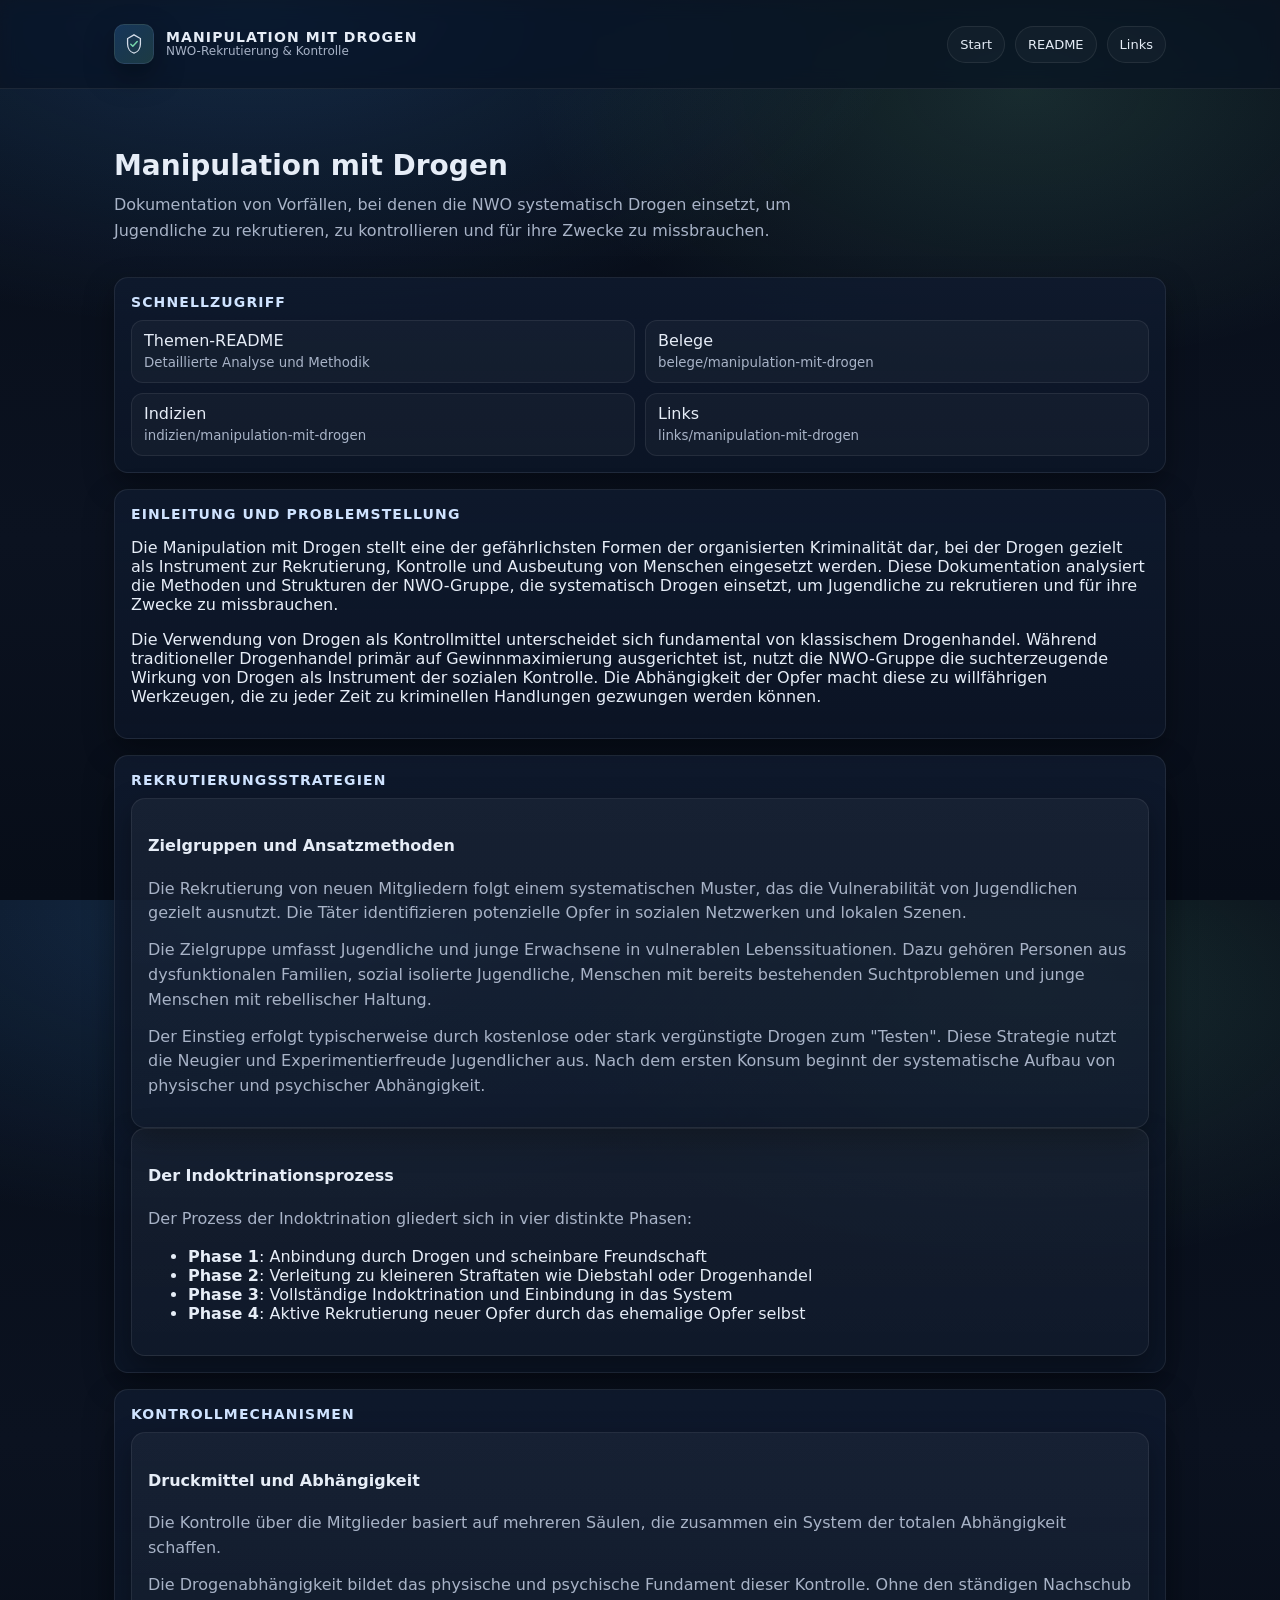
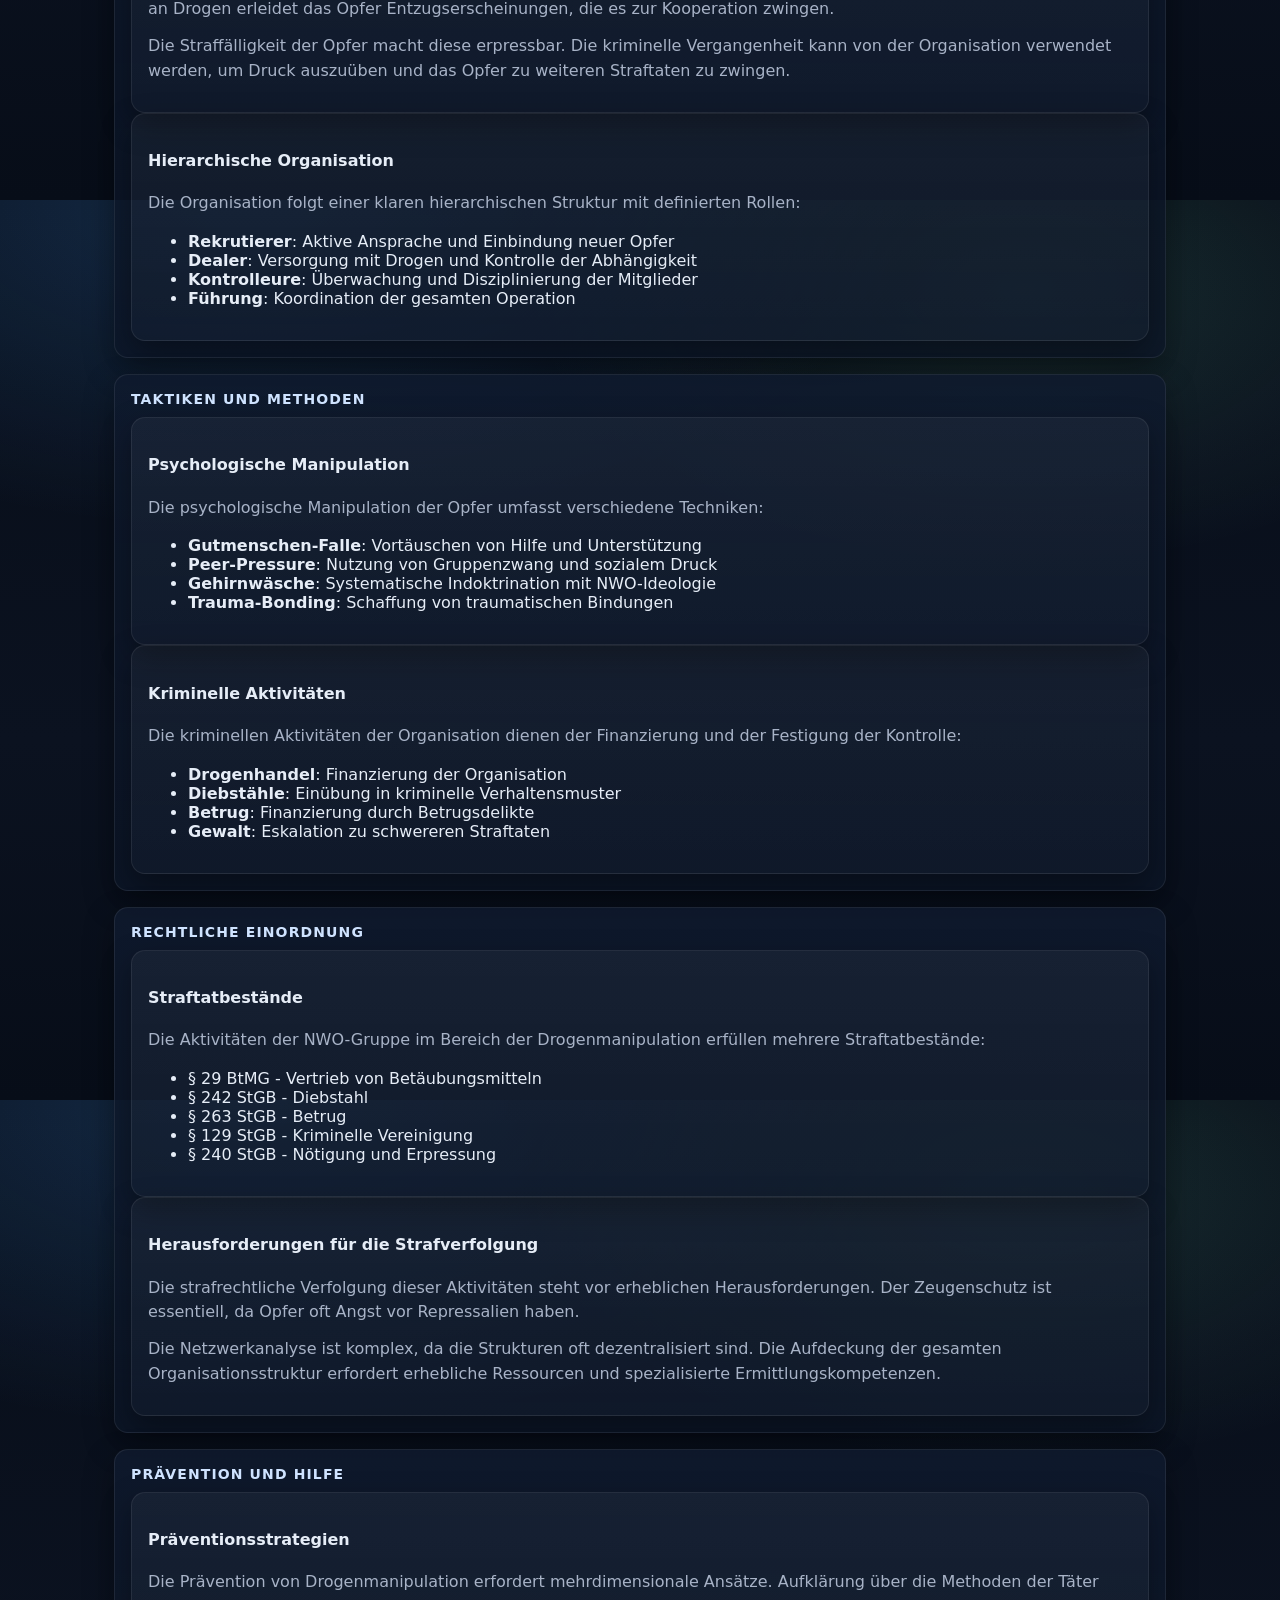
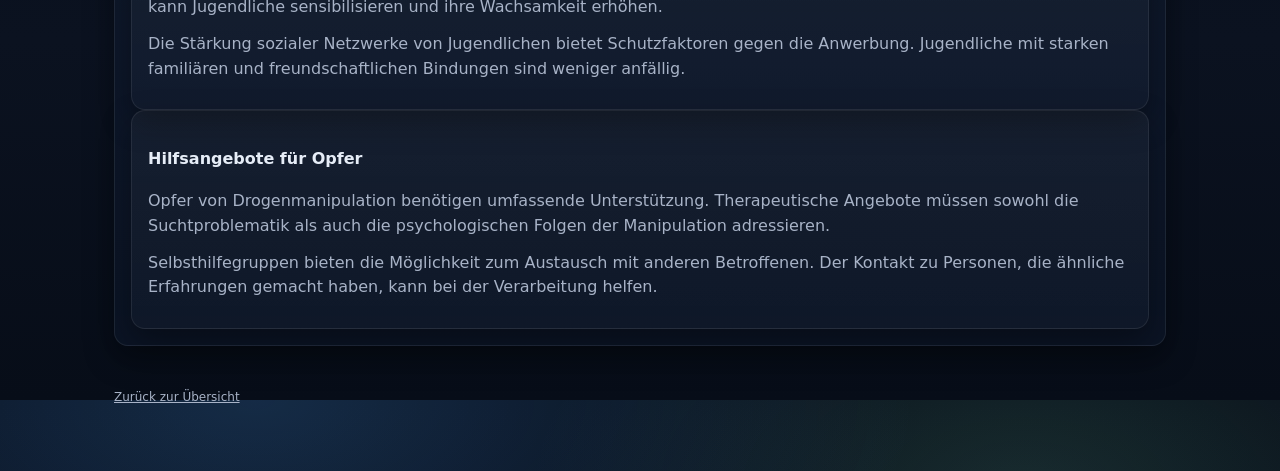
<file: themen/manipulation-mit-drogen/index.html>
<!doctype html>
<html lang="de">
<head>
  <meta charset="utf-8" />
  <meta name="viewport" content="width=device-width, initial-scale=1" />
  <title>Thema – Manipulation mit Drogen</title>
  <link rel="stylesheet" href="../../assets/styles.css" />
</head>
<body>
  <div class="topbar">
    <div class="container topbar-inner">
      <a class="brand" href="../../index.html">
        <div class="brand-badge" aria-hidden="true">
          <svg width="22" height="22" viewBox="0 0 24 24" fill="none" xmlns="http://www.w3.org/2000/svg">
            <path d="M12 2l7 4v6c0 5-3 9-7 10-4-1-7-5-7-10V6l7-4z" stroke="rgba(230,237,247,0.92)" stroke-width="1.4"/>
            <path d="M8.5 12.2l2.2 2.2 4.8-5" stroke="rgba(124,224,177,0.95)" stroke-width="1.6" stroke-linecap="round" stroke-linejoin="round"/>
          </svg>
        </div>
        <div class="brand-title">
          <strong>Manipulation mit Drogen</strong>
          <span>NWO-Rekrutierung & Kontrolle</span>
        </div>
      </a>
      <nav class="nav" aria-label="Navigation">
        <a href="../../index.html">Start</a>
        <a href="README.md">README</a>
        <a href="../../links/manipulation-mit-drogen/README.md">Links</a>
      </nav>
    </div>
  </div>

  <main class="container">
    <section class="hero">
      <h1>Manipulation mit Drogen</h1>
      <p>Dokumentation von Vorfällen, bei denen die NWO systematisch Drogen einsetzt, um Jugendliche zu rekrutieren, zu kontrollieren und für ihre Zwecke zu missbrauchen.</p>
    </section>

    <section class="section">
      <h3>Schnellzugriff</h3>
      <div class="linklist" role="list">
        <a role="listitem" href="README.md">Themen-README <small>Detaillierte Analyse und Methodik</small></a>
        <a role="listitem" href="../../belege/manipulation-mit-drogen/README.md">Belege <small>belege/manipulation-mit-drogen</small></a>
        <a role="listitem" href="../../indizien/manipulation-mit-drogen/README.md">Indizien <small>indizien/manipulation-mit-drogen</small></a>
        <a role="listitem" href="../../links/manipulation-mit-drogen/README.md">Links <small>links/manipulation-mit-drogen</small></a>
      </div>
    </section>

    <section class="section">
      <h3>Einleitung und Problemstellung</h3>
      <p>Die Manipulation mit Drogen stellt eine der gefährlichsten Formen der organisierten Kriminalität dar, bei der Drogen gezielt als Instrument zur Rekrutierung, Kontrolle und Ausbeutung von Menschen eingesetzt werden. Diese Dokumentation analysiert die Methoden und Strukturen der NWO-Gruppe, die systematisch Drogen einsetzt, um Jugendliche zu rekrutieren und für ihre Zwecke zu missbrauchen.</p>
      <p>Die Verwendung von Drogen als Kontrollmittel unterscheidet sich fundamental von klassischem Drogenhandel. Während traditioneller Drogenhandel primär auf Gewinnmaximierung ausgerichtet ist, nutzt die NWO-Gruppe die suchterzeugende Wirkung von Drogen als Instrument der sozialen Kontrolle. Die Abhängigkeit der Opfer macht diese zu willfährigen Werkzeugen, die zu jeder Zeit zu kriminellen Handlungen gezwungen werden können.</p>
    </section>

    <section class="section">
      <h3>Rekrutierungsstrategien</h3>
      <div class="card">
        <h4>Zielgruppen und Ansatzmethoden</h4>
        <p>Die Rekrutierung von neuen Mitgliedern folgt einem systematischen Muster, das die Vulnerabilität von Jugendlichen gezielt ausnutzt. Die Täter identifizieren potenzielle Opfer in sozialen Netzwerken und lokalen Szenen.</p>
        <p>Die Zielgruppe umfasst Jugendliche und junge Erwachsene in vulnerablen Lebenssituationen. Dazu gehören Personen aus dysfunktionalen Familien, sozial isolierte Jugendliche, Menschen mit bereits bestehenden Suchtproblemen und junge Menschen mit rebellischer Haltung.</p>
        <p>Der Einstieg erfolgt typischerweise durch kostenlose oder stark vergünstigte Drogen zum "Testen". Diese Strategie nutzt die Neugier und Experimentierfreude Jugendlicher aus. Nach dem ersten Konsum beginnt der systematische Aufbau von physischer und psychischer Abhängigkeit.</p>
      </div>
      <div class="card">
        <h4>Der Indoktrinationsprozess</h4>
        <p>Der Prozess der Indoktrination gliedert sich in vier distinkte Phasen:</p>
        <ul>
          <li><strong>Phase 1</strong>: Anbindung durch Drogen und scheinbare Freundschaft</li>
          <li><strong>Phase 2</strong>: Verleitung zu kleineren Straftaten wie Diebstahl oder Drogenhandel</li>
          <li><strong>Phase 3</strong>: Vollständige Indoktrination und Einbindung in das System</li>
          <li><strong>Phase 4</strong>: Aktive Rekrutierung neuer Opfer durch das ehemalige Opfer selbst</li>
        </ul>
      </div>
    </section>

    <section class="section">
      <h3>Kontrollmechanismen</h3>
      <div class="card">
        <h4>Druckmittel und Abhängigkeit</h4>
        <p>Die Kontrolle über die Mitglieder basiert auf mehreren Säulen, die zusammen ein System der totalen Abhängigkeit schaffen.</p>
        <p>Die Drogenabhängigkeit bildet das physische und psychische Fundament dieser Kontrolle. Ohne den ständigen Nachschub an Drogen erleidet das Opfer Entzugserscheinungen, die es zur Kooperation zwingen.</p>
        <p>Die Straffälligkeit der Opfer macht diese erpressbar. Die kriminelle Vergangenheit kann von der Organisation verwendet werden, um Druck auszuüben und das Opfer zu weiteren Straftaten zu zwingen.</p>
      </div>
      <div class="card">
        <h4>Hierarchische Organisation</h4>
        <p>Die Organisation folgt einer klaren hierarchischen Struktur mit definierten Rollen:</p>
        <ul>
          <li><strong>Rekrutierer</strong>: Aktive Ansprache und Einbindung neuer Opfer</li>
          <li><strong>Dealer</strong>: Versorgung mit Drogen und Kontrolle der Abhängigkeit</li>
          <li><strong>Kontrolleure</strong>: Überwachung und Disziplinierung der Mitglieder</li>
          <li><strong>Führung</strong>: Koordination der gesamten Operation</li>
        </ul>
      </div>
    </section>

    <section class="section">
      <h3>Taktiken und Methoden</h3>
      <div class="card">
        <h4>Psychologische Manipulation</h4>
        <p>Die psychologische Manipulation der Opfer umfasst verschiedene Techniken:</p>
        <ul>
          <li><strong>Gutmenschen-Falle</strong>: Vortäuschen von Hilfe und Unterstützung</li>
          <li><strong>Peer-Pressure</strong>: Nutzung von Gruppenzwang und sozialem Druck</li>
          <li><strong>Gehirnwäsche</strong>: Systematische Indoktrination mit NWO-Ideologie</li>
          <li><strong>Trauma-Bonding</strong>: Schaffung von traumatischen Bindungen</li>
        </ul>
      </div>
      <div class="card">
        <h4>Kriminelle Aktivitäten</h4>
        <p>Die kriminellen Aktivitäten der Organisation dienen der Finanzierung und der Festigung der Kontrolle:</p>
        <ul>
          <li><strong>Drogenhandel</strong>: Finanzierung der Organisation</li>
          <li><strong>Diebstähle</strong>: Einübung in kriminelle Verhaltensmuster</li>
          <li><strong>Betrug</strong>: Finanzierung durch Betrugsdelikte</li>
          <li><strong>Gewalt</strong>: Eskalation zu schwereren Straftaten</li>
        </ul>
      </div>
    </section>

    <section class="section">
      <h3>Rechtliche Einordnung</h3>
      <div class="card">
        <h4>Straftatbestände</h4>
        <p>Die Aktivitäten der NWO-Gruppe im Bereich der Drogenmanipulation erfüllen mehrere Straftatbestände:</p>
        <ul>
          <li>§ 29 BtMG - Vertrieb von Betäubungsmitteln</li>
          <li>§ 242 StGB - Diebstahl</li>
          <li>§ 263 StGB - Betrug</li>
          <li>§ 129 StGB - Kriminelle Vereinigung</li>
          <li>§ 240 StGB - Nötigung und Erpressung</li>
        </ul>
      </div>
      <div class="card">
        <h4>Herausforderungen für die Strafverfolgung</h4>
        <p>Die strafrechtliche Verfolgung dieser Aktivitäten steht vor erheblichen Herausforderungen. Der Zeugenschutz ist essentiell, da Opfer oft Angst vor Repressalien haben.</p>
        <p>Die Netzwerkanalyse ist komplex, da die Strukturen oft dezentralisiert sind. Die Aufdeckung der gesamten Organisationsstruktur erfordert erhebliche Ressourcen und spezialisierte Ermittlungskompetenzen.</p>
      </div>
    </section>

    <section class="section">
      <h3>Prävention und Hilfe</h3>
      <div class="card">
        <h4>Präventionsstrategien</h4>
        <p>Die Prävention von Drogenmanipulation erfordert mehrdimensionale Ansätze. Aufklärung über die Methoden der Täter kann Jugendliche sensibilisieren und ihre Wachsamkeit erhöhen.</p>
        <p>Die Stärkung sozialer Netzwerke von Jugendlichen bietet Schutzfaktoren gegen die Anwerbung. Jugendliche mit starken familiären und freundschaftlichen Bindungen sind weniger anfällig.</p>
      </div>
      <div class="card">
        <h4>Hilfsangebote für Opfer</h4>
        <p>Opfer von Drogenmanipulation benötigen umfassende Unterstützung. Therapeutische Angebote müssen sowohl die Suchtproblematik als auch die psychologischen Folgen der Manipulation adressieren.</p>
        <p>Selbsthilfegruppen bieten die Möglichkeit zum Austausch mit anderen Betroffenen. Der Kontakt zu Personen, die ähnliche Erfahrungen gemacht haben, kann bei der Verarbeitung helfen.</p>
      </div>
    </section>

    <footer class="footer">
      <div><a href="../../index.html">Zurück zur Übersicht</a></div>
    </footer>
  </main>
</body>
</html>
</file>
<file: assets/styles.css>
:root{
  --bg:#0b1220;
  --panel:#0f1a2e;
  --panel-2:#0c1628;
  --text:#e6edf7;
  --muted:#a8b3c7;
  --accent:#4aa3ff;
  --accent-2:#7ce0b1;
  --danger:#ff6b6b;
  --border:rgba(255,255,255,0.08);
  --shadow:0 12px 30px rgba(0,0,0,0.35);
  --radius:14px;
  --max:1100px;
  --font:ui-sans-serif, system-ui, -apple-system, Segoe UI, Roboto, Helvetica, Arial, "Apple Color Emoji", "Segoe UI Emoji";
}

*{box-sizing:border-box}
html,body{height:100%}
body{
  margin:0;
  font-family:var(--font);
  color:var(--text);
  background:
    radial-gradient(1200px 600px at 20% 0%, rgba(74,163,255,0.20), transparent 55%),
    radial-gradient(900px 500px at 80% 10%, rgba(124,224,177,0.14), transparent 55%),
    linear-gradient(180deg, #070d18 0%, var(--bg) 60%, #070d18 100%);
}

a{color:inherit}

.container{max-width:var(--max); margin:0 auto; padding:24px}

.topbar{
  position:sticky; top:0; z-index:10;
  backdrop-filter:saturate(160%) blur(10px);
  background:rgba(11,18,32,0.72);
  border-bottom:1px solid var(--border);
}

.topbar-inner{display:flex; align-items:center; justify-content:space-between; gap:16px}

.brand{display:flex; align-items:center; gap:12px; text-decoration:none}
.brand-badge{
  width:40px; height:40px; border-radius:10px;
  background:linear-gradient(135deg, rgba(74,163,255,0.22), rgba(124,224,177,0.18));
  border:1px solid var(--border);
  box-shadow:var(--shadow);
  display:grid; place-items:center;
}
.brand-title{display:flex; flex-direction:column; line-height:1.1}
.brand-title strong{font-size:14px; letter-spacing:0.08em; text-transform:uppercase}
.brand-title span{font-size:12px; color:var(--muted)}

.nav{display:flex; gap:10px; flex-wrap:wrap; justify-content:flex-end}
.nav a{
  text-decoration:none;
  font-size:13px;
  padding:10px 12px;
  border:1px solid var(--border);
  background:rgba(255,255,255,0.03);
  border-radius:999px;
}
.nav a:hover{border-color:rgba(255,255,255,0.16)}

.hero{
  padding:36px 0 18px;
}
.hero h1{
  margin:0 0 10px;
  font-size:28px;
}
.hero p{margin:0; color:var(--muted); max-width:70ch; line-height:1.6}

.grid{
  display:grid;
  grid-template-columns:repeat(12, 1fr);
  gap:16px;
  margin:18px 0 26px;
}

.card{
  grid-column:span 6;
  background:linear-gradient(180deg, rgba(255,255,255,0.04), rgba(255,255,255,0.02));
  border:1px solid var(--border);
  border-radius:var(--radius);
  box-shadow:var(--shadow);
  padding:16px;
}

.card h2{margin:0 0 8px; font-size:16px}
.card p{margin:0 0 12px; color:var(--muted); line-height:1.55}

.meta{display:flex; gap:10px; flex-wrap:wrap; align-items:center}
.pill{
  font-size:12px;
  padding:6px 10px;
  border-radius:999px;
  border:1px solid var(--border);
  background:rgba(255,255,255,0.03);
  color:var(--muted);
}
.pill.accent{color:var(--text); border-color:rgba(74,163,255,0.35); background:rgba(74,163,255,0.10)}
.pill.good{color:var(--text); border-color:rgba(124,224,177,0.35); background:rgba(124,224,177,0.10)}

.actions{display:flex; gap:10px; flex-wrap:wrap}
.btn{
  display:inline-flex; align-items:center; gap:8px;
  text-decoration:none;
  font-size:13px;
  padding:10px 12px;
  border-radius:12px;
  border:1px solid var(--border);
  background:rgba(255,255,255,0.04);
}
.btn:hover{border-color:rgba(255,255,255,0.18)}
.btn.primary{border-color:rgba(74,163,255,0.55); background:rgba(74,163,255,0.14)}

.section{
  background:linear-gradient(180deg, rgba(15,26,46,0.85), rgba(12,22,40,0.75));
  border:1px solid var(--border);
  border-radius:var(--radius);
  box-shadow:var(--shadow);
  padding:16px;
  margin:16px 0;
}

.section h3{margin:0 0 10px; font-size:14px; letter-spacing:0.08em; text-transform:uppercase; color:#cfe3ff}

.linklist{display:grid; grid-template-columns:repeat(12, 1fr); gap:10px}
.linklist a{
  grid-column:span 6;
  text-decoration:none;
  padding:10px 12px;
  border-radius:12px;
  border:1px solid var(--border);
  background:rgba(255,255,255,0.03);
  color:var(--text);
}
.linklist a small{display:block; color:var(--muted); margin-top:4px; line-height:1.35}
.linklist a:hover{border-color:rgba(255,255,255,0.16)}

.footer{padding:26px 0 40px; color:var(--muted); font-size:12px; line-height:1.6}

@media (max-width: 900px){
  .card{grid-column:span 12}
  .linklist a{grid-column:span 12}
  .hero h1{font-size:24px}
}
</file>
